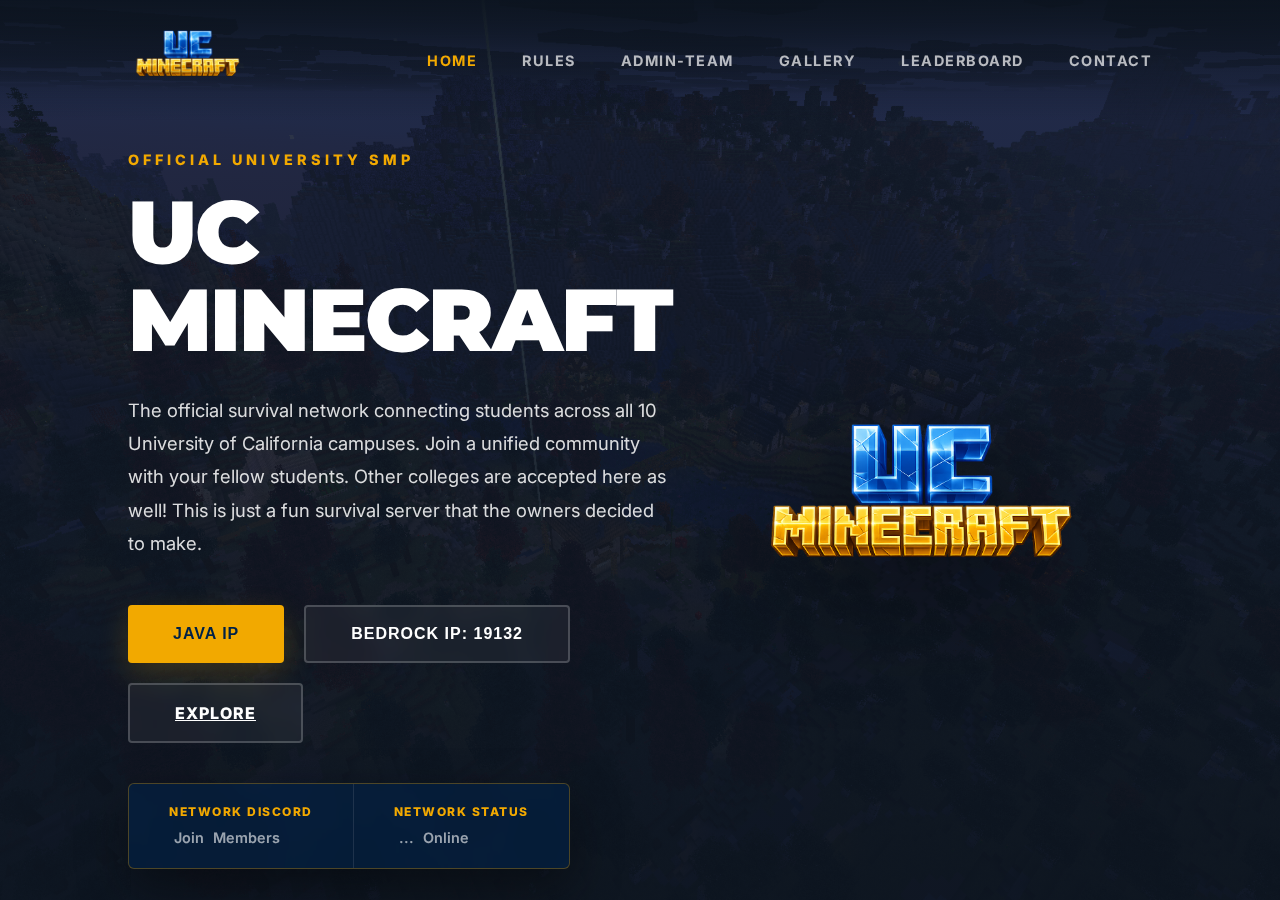
<file: index.html>
<!DOCTYPE html>
<html lang="en">
<head>
  <meta charset="UTF-8">
  <meta name="viewport" content="width=device-width, initial-scale=1.0">
  <title>UC Minecraft | Official Network</title>
  <meta name="description" content="Connecting students across all 10 UC campuses. Join our unified community! Java: UCMINECRAFT.ARTISEN.XYZ | Bedrock: direct-connect.artisen.xyz">
  <meta property="og:title" content="UC Minecraft | Official Network">
  <meta property="og:description" content="Connecting students across all 10 UC campuses. Join our unified community! Java: UCMINECRAFT.ARTISEN.XYZ | Bedrock: direct-connect.artisen.xyz">
  <meta property="og:image" content="https://raw.githubusercontent.com/uc-minecraft/uc-minecraft.github.io/main/ucmc.png">
  <meta property="og:url" content="https://uc-minecraft.github.io/">
  <meta name="theme-color" content="#F2A900">
  <meta name="twitter:card" content="summary_large_image">
  
  <link rel="icon" type="image/png" href="ucmc.png" sizes="32x32">
  <link rel="icon" type="image/png" href="ucmc.png" sizes="16x16">
  <link rel="shortcut icon" href="ucmc.png" type="image/x-icon">
  <link rel="apple-touch-icon" href="ucmc.png"> <!-- For mobile bookmarking -->
  
  <link rel="preconnect" href="https://fonts.googleapis.com">
  <link rel="preconnect" href="https://fonts.gstatic.com" crossorigin>
  <link href="https://fonts.googleapis.com/css2?family=Montserrat:wght@700;800;900&family=Inter:wght@400;600;700;800&display=swap" rel="stylesheet">
  <link rel="stylesheet" href="https://cdnjs.cloudflare.com/ajax/libs/font-awesome/6.4.0/css/all.min.css">
  
  <style>
    :root {
      --uc-gold: #F2A900;
      --uc-blue: #003262;
      --uc-dark-blue: #002147;
      --transition: all 0.3s cubic-bezier(0.4, 0, 0.2, 1);
    }

    * { margin: 0; padding: 0; box-sizing: border-box; -webkit-font-smoothing: antialiased; }
    
    html { 
      width: 100%; 
      margin: 0; 
      padding: 0; 
    }

    body { 
      min-height: 100vh;
      color: #fff;
      font-family: 'Inter', sans-serif;
      display: flex;
      flex-direction: column;
      background-color: #0c141f;
      margin: 0;
      overflow-x: hidden;
    }

    /* Optimized Performance Background */
    body::before {
      content: '';
      position: fixed;
      top: 0; left: 0; width: 100%; height: 100%;
      background: linear-gradient(rgba(12, 20, 31, 0.8), rgba(12, 20, 31, 0.95)), url('main-image.png') no-repeat center center;
      background-size: cover;
      z-index: -1;
      transform: translate3d(0,0,0);
      will-change: transform;
    }

    /* CUSTOM CSS LOGO - The UC Shield */
    .custom-logo {
      width: 120px;
      height: auto;
      object-fit: contain;
    }

    /* TOP NAVIGATION - Clean, No Dots */
    nav { 
      width: 100%; 
      height: 120px; 
      display: flex; 
      align-items: center; 
      justify-content: space-between; 
      padding: 0 10%; 
      z-index: 100;
      background: linear-gradient(to bottom, rgba(12, 20, 31, 0.9), transparent);
      transition: var(--transition);
    }
    .nav-brand { 
      display: flex; 
      align-items: center; 
      gap: 15px; 
      text-decoration: none;
      color: #fff;
      z-index: 1001;
    }
    
    .nav-links { display: flex; gap: 45px; list-style: none; }
    .nav-links li a { 
      color: #fff; 
      font-size: 0.9rem; 
      font-weight: 700; 
      opacity: 0.7; 
      text-transform: uppercase;
      letter-spacing: 1.5px;
      transition: var(--transition);
      text-decoration: none;
      padding: 0;
      border: none; /* Removed indicators */
    }
    .nav-links li a:hover, .nav-links li a.active { 
      opacity: 1; 
      color: var(--uc-gold);
    }

    .mobile-menu-toggle {
      display: none;
      font-size: 1.8rem;
      color: #fff;
      cursor: pointer;
      z-index: 1001;
      transition: var(--transition);
    }

    /* HERO SECTION */
    .hero { 
      flex: 1; 
      display: flex; 
      align-items: center; 
      padding: 0 10%; 
      position: relative;
    }
    .hero-container { 
      width: 100%; 
      max-width: 1400px; 
      margin: 0 auto;
      display: flex; 
      align-items: center; 
      justify-content: space-between;
    }
    
    .hero-left { max-width: 650px; }
    .hero-label { 
      font-size: 0.9rem; 
      font-weight: 800; 
      color: var(--uc-gold); 
      text-transform: uppercase; 
      letter-spacing: 4px; 
      margin-bottom: 20px;
      display: block;
    }
    .hero-headline { 
      font-family: 'Montserrat', sans-serif; 
      font-size: 5.5rem; 
      font-weight: 950; 
      color: #fff; 
      line-height: 1; 
      margin-bottom: 30px; 
      text-transform: uppercase;
      letter-spacing: -2px;
    }
    .hero-desc { 
      font-size: 1.15rem; 
      color: rgba(255,255,255,0.85); 
      line-height: 1.8; 
      margin-bottom: 45px;
    }
    
    .hero-btns { display: flex; gap: 20px; flex-wrap: wrap; }
    .btn { 
      padding: 18px 45px; 
      font-size: 1rem; 
      font-weight: 800; 
      border-radius: 4px; 
      cursor: pointer; 
      transition: var(--transition); 
      border: none;
      text-transform: uppercase;
      letter-spacing: 1px;
    }
    .btn-blue { 
      background: var(--uc-gold); 
      color: var(--uc-dark-blue); 
      box-shadow: 0 10px 30px rgba(242, 169, 0, 0.2);
    }
    .btn-outline { 
      background: rgba(255, 255, 255, 0.05); 
      color: #fff; 
      border: 2px solid rgba(255, 255, 255, 0.2); 
      backdrop-filter: blur(8px);
    }
    .btn-blue:hover { 
      transform: translateY(-5px); 
      background: #fff;
      box-shadow: 0 15px 40px rgba(255, 255, 255, 0.2);
    }
    .btn-outline:hover { 
      background: rgba(255, 255, 255, 0.1); 
      border-color: #fff;
      transform: translateY(-5px);
    }

    /* CUSTOM LARGE SHIELD LOGO */
    .hero-right { flex: 0 0 500px; display: flex; justify-content: center; }
    .large-logo {
      width: 350px;
      height: auto;
      animation: float 6s ease-in-out infinite;
      filter: drop-shadow(0 30px 60px rgba(0,0,0,0.5));
    }

    /* UNIFIED STAT BAR - Clean academic style */
    .stat-bar { 
      margin-top: 40px;
      display: inline-flex; 
      background: rgba(0, 33, 71, 0.6); 
      backdrop-filter: blur(8px);
      -webkit-backdrop-filter: blur(8px);
      border-radius: 6px;
      border: 1px solid rgba(242, 169, 0, 0.3);
      overflow: hidden;
      box-shadow: 0 20px 50px rgba(0,0,0,0.4);
      transform: translate3d(0,0,0);
    }
    .stat-segment {
      padding: 20px 40px;
      display: flex;
      flex-direction: column;
      gap: 5px;
      transition: var(--transition);
      text-decoration: none;
      color: #fff;
    }
    .stat-segment:first-child { border-right: 1px solid rgba(255,255,255,0.1); }
    .stat-segment:hover { background: rgba(255,255,255,0.05); }
    
    .segment-label { font-size: 0.75rem; font-weight: 800; color: var(--uc-gold); text-transform: uppercase; letter-spacing: 1.5px; }
    .segment-value { font-size: 1.2rem; font-weight: 900; }
    .segment-value span { opacity: 0.6; font-size: 0.9rem; font-weight: 600; margin-left: 5px; }

    @keyframes float { 0%, 100% { transform: translateY(0); } 50% { transform: translateY(-30px); } }

    #toast { 
      position: fixed; bottom: 40px; right: 40px; background: var(--uc-gold); 
      color: var(--uc-dark-blue); padding: 20px 45px; border-radius: 4px; font-weight: 900; 
      text-transform: uppercase; transform: translateY(200px); transition: var(--transition); 
      z-index: 10000; box-shadow: 0 15px 40px rgba(0,0,0,0.5);
    }
    #toast.active { transform: translateY(0); }

    @media (max-width: 1024px) { 
      .hero { height: auto; padding: 150px 5% 100px; }
      .hero-container { flex-direction: column; text-align: center; }
      .hero-btns { justify-content: center; }
      .hero-right { order: -1; margin-bottom: 60px; }
      .large-logo { width: 250px; height: auto; }
      .stat-bar { position: static; margin: 60px auto 0; flex-direction: column; width: 100%; max-width: 400px; }
      .stat-segment:first-child { border-right: none; border-bottom: 1px solid rgba(255,255,255,0.1); }
    }

    @media (max-width: 768px) {
      nav { height: 80px; padding: 0 5%; }
      .mobile-menu-toggle { display: block; }
      .nav-links {
        position: fixed;
        top: 0;
        right: -100%;
        width: 100%;
        height: 100vh;
        background: rgba(12, 20, 31, 0.98);
        backdrop-filter: blur(10px);
        flex-direction: column;
        align-items: center;
        justify-content: center;
        gap: 30px;
        transition: 0.4s cubic-bezier(0.4, 0, 0.2, 1);
        z-index: 999;
      }
      .nav-links.active { right: 0; }
      .nav-links li a { font-size: 1.2rem; }
      
      .hero-headline { font-size: 3.5rem; letter-spacing: -1px; }
      .hero-desc { font-size: 1rem; }
      .btn { padding: 15px 30px; width: 100%; }
    }
  </style>
</head>
<body>

  <nav>
    <a href="index.html" class="nav-brand">
      <img src="ucmc.png" alt="UC Logo" class="custom-logo">
    </a>
    <div class="mobile-menu-toggle">
      <i class="fas fa-bars"></i>
    </div>
    <ul class="nav-links">
      <li><a href="index.html" class="active">Home</a></li>
      <li><a href="rules.html">Rules</a></li>
      <li><a href="staff.html">Admin-Team</a></li>
      <li><a href="gallery.html">Gallery</a></li>
      <li><a href="leaderboard.html">Leaderboard</a></li>
      <li><a href="contact.html">Contact</a></li>
    </ul>
  </nav>

  <main class="hero">
    <div class="hero-container">
      <section class="hero-left">
        <span class="hero-label">Official University SMP</span>
        <h1 class="hero-headline">UC MINECRAFT</h1>
        <p class="hero-desc">The official survival network connecting students across all 10 University of California campuses. Join a unified community with your fellow students. Other colleges are accepted here as well! This is just a fun survival server that the owners decided to make.</p>
        
        <div class="hero-btns">
          <button class="btn btn-blue" onclick="copyIp('UCMINECRAFT.ARTISEN.XYZ', 'Java')">Java IP</button>
          <button class="btn btn-outline" onclick="copyIp('direct-connect.artisen.xyz', 'Bedrock', '19132')">Bedrock IP: 19132</button>
          <a href="rules.html" class="btn btn-outline">Explore</a>
        </div>

        <div class="stat-bar">
          <a href="https://discord.com/invite/peSB774D5j" target="_blank" class="stat-segment">
            <span class="segment-label">Network Discord</span>
            <span class="segment-value"><span id="discord-count">...</span> <span>Members</span></span>
          </a>
          <div class="stat-segment">
            <span class="segment-label">Network Status</span>
            <span class="segment-value"><span id="pc">...</span> <span>Online</span></span>
          </div>
        </div>
      </section>

      <section class="hero-right">
        <img src="ucmc.png" alt="UC Logo" class="large-logo">
      </section>
    </div>
  </main>

  <div id="toast">IP Copied!</div>

  <script>
    // Mobile Menu Toggle
    const toggle = document.querySelector('.mobile-menu-toggle');
    const navLinks = document.querySelector('.nav-links');
    
    toggle.addEventListener('click', () => {
      navLinks.classList.toggle('active');
      const icon = toggle.querySelector('i');
      icon.classList.toggle('fa-bars');
      icon.classList.toggle('fa-times');
    });

    // Close menu when clicking a link
    document.querySelectorAll('.nav-links a').forEach(link => {
      link.addEventListener('click', () => {
        navLinks.classList.remove('active');
        const icon = toggle.querySelector('i');
        icon.classList.add('fa-bars');
        icon.classList.remove('fa-times');
      });
    });

    function copyIp(text, type, port) {
      const fullText = port ? `${text}:${port}` : text;
      navigator.clipboard.writeText(fullText);
      const toast = document.getElementById('toast');
      toast.textContent = `${type} ${port ? 'IP & Port' : 'IP'} Copied!`;
      toast.classList.add('active');
      setTimeout(() => toast.classList.remove('active'), 3000);
    }
    
    async function updateStatus() {
      // Minecraft Status
      try {
        const response = await fetch(`https://api.mcsrvstat.us/3/UCMINECRAFT.ARTISEN.XYZ`);
        const data = await response.json();
        if(data.online) document.getElementById('pc').textContent = data.players.online;
      } catch (err) {}

      // Discord Status (Total Members)
      try {
        const response = await fetch(`https://discord.com/api/v10/invites/peSB774D5j?with_counts=true`);
        const data = await response.json();
        if(data.approximate_member_count !== undefined) {
          document.getElementById('discord-count').textContent = data.approximate_member_count.toLocaleString();
        }
      } catch (err) {
        document.getElementById('discord-count').textContent = 'Join';
      }
    }
    
    updateStatus();
    setInterval(updateStatus, 60000);
  </script>
</body>
</html>
</file>
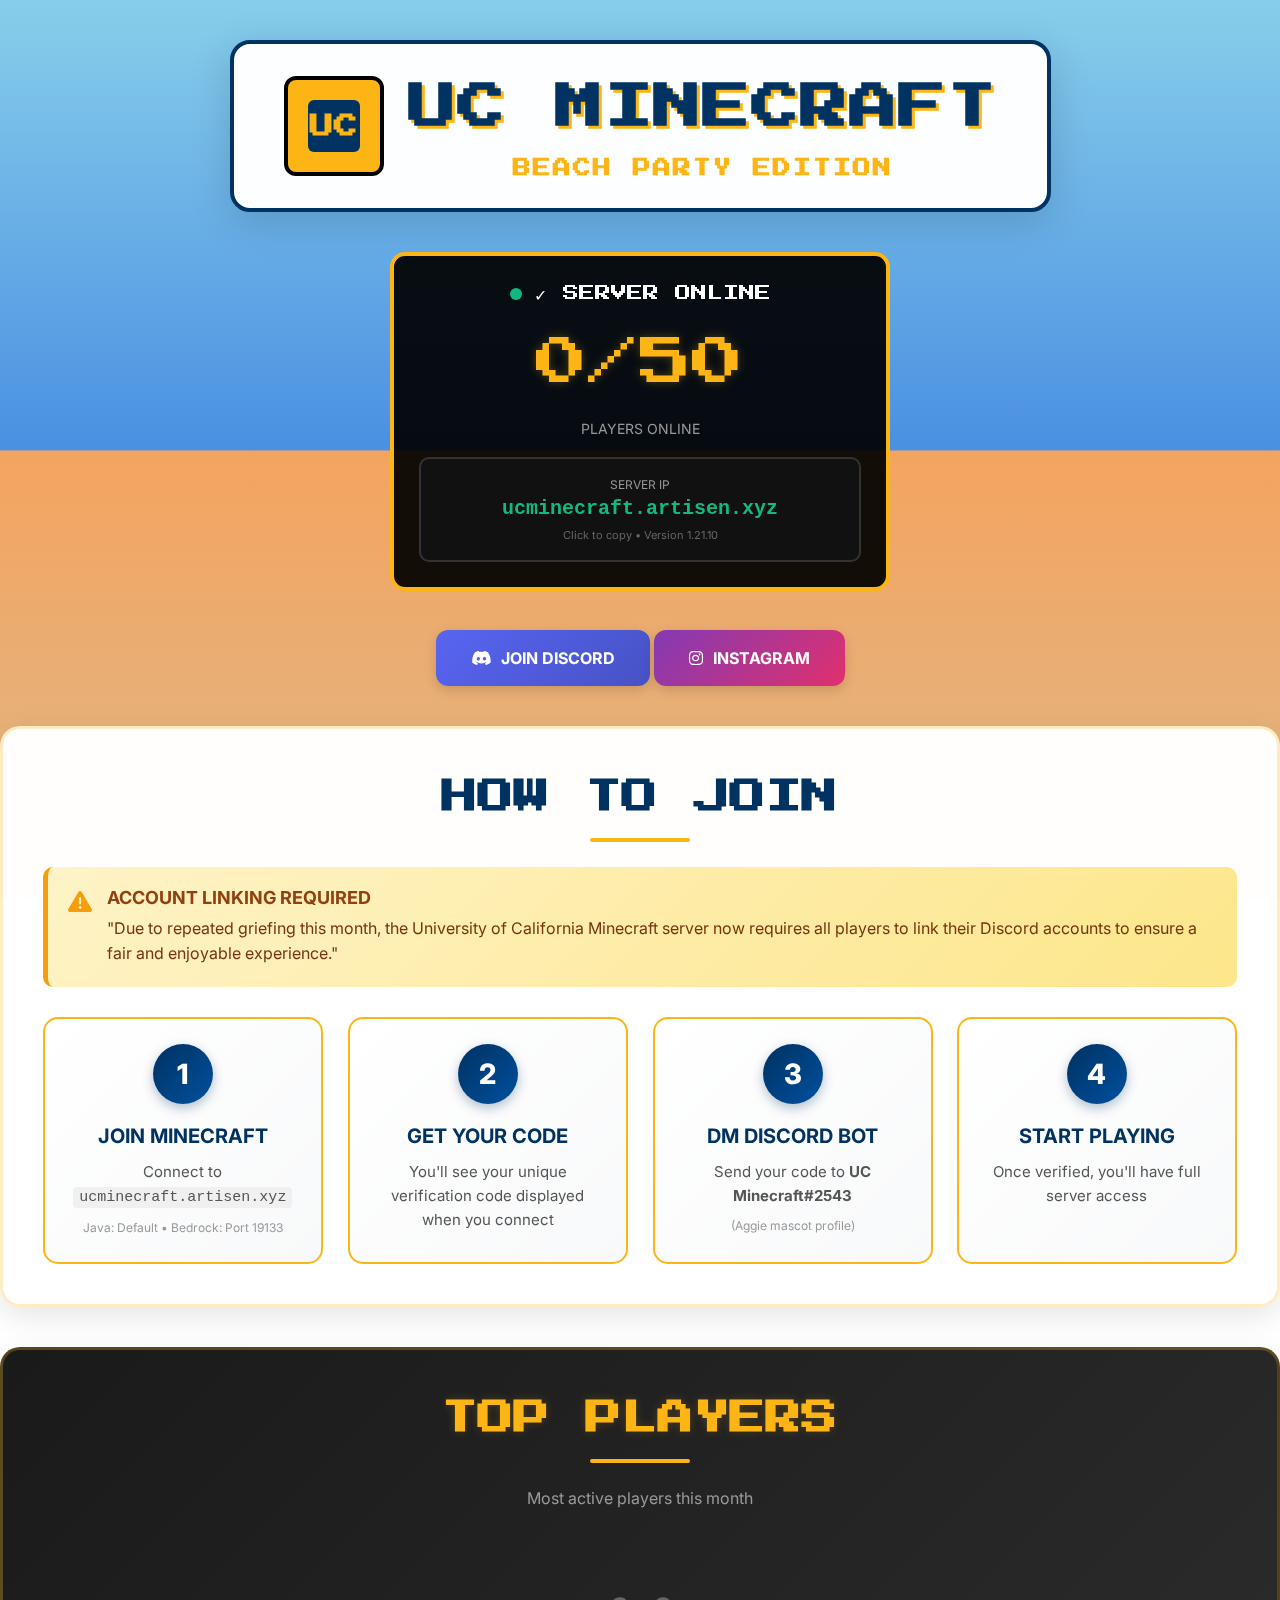
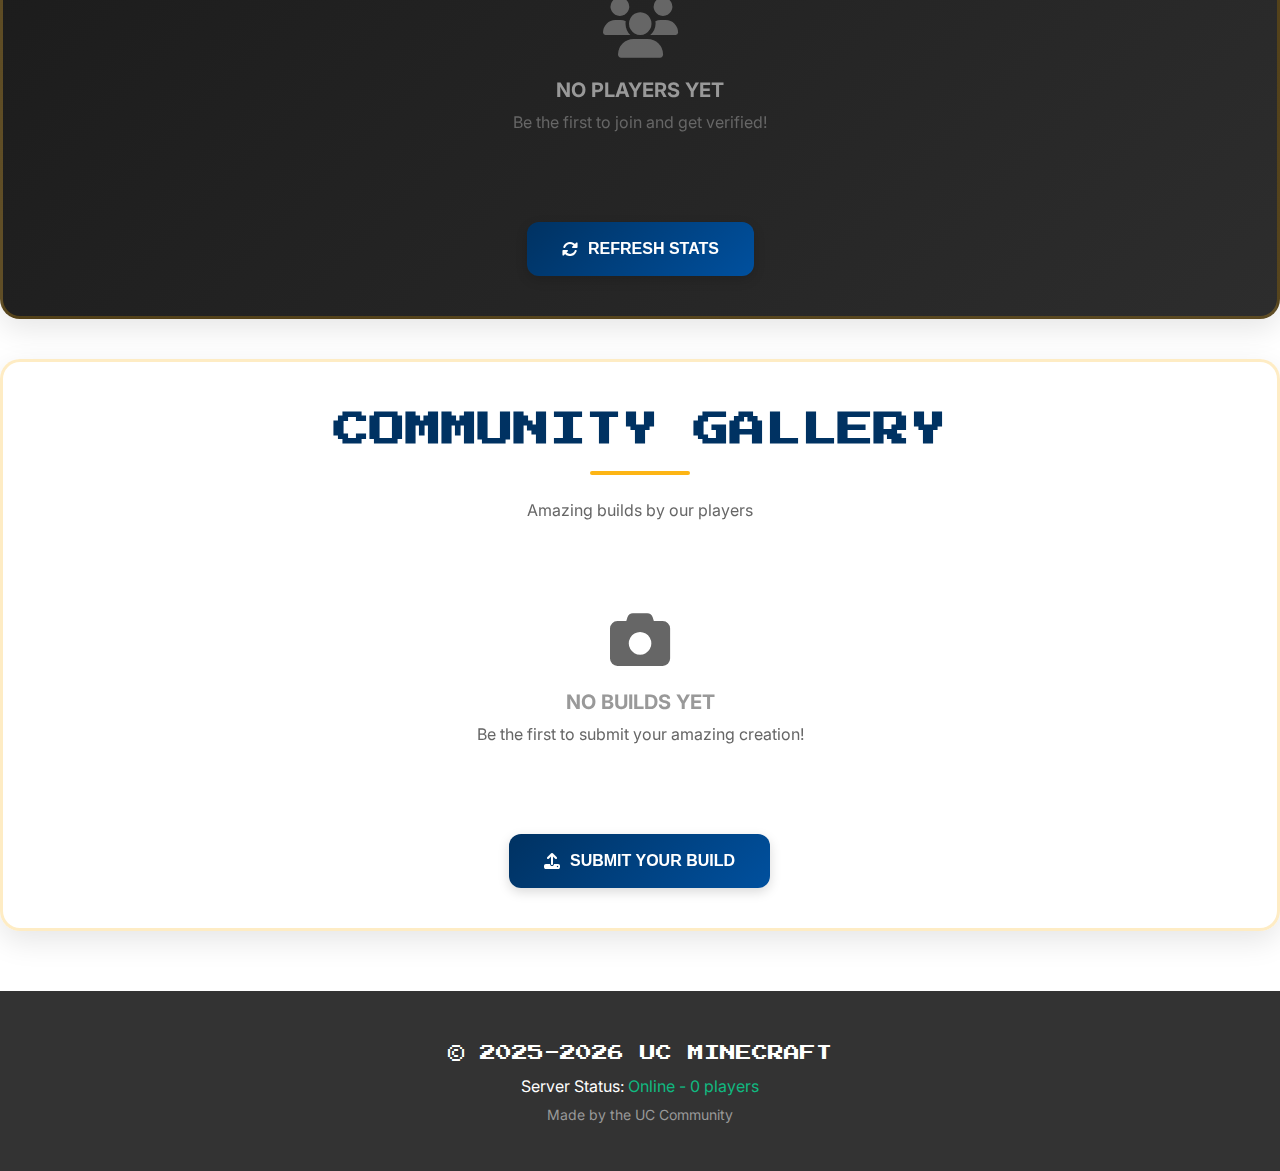
<file: web/index.html>
<!DOCTYPE html>
<html lang="en">
<head>
  <meta charset="UTF-8">
  <meta name="viewport" content="width=device-width, initial-scale=1.0">
  <title>UC Minecraft | Official Server</title>
  <link href="https://fonts.googleapis.com/css2?family=Press+Start+2P&family=Inter:wght@400;600;700;800&display=swap" rel="stylesheet">
  <link rel="stylesheet" href="https://cdnjs.cloudflare.com/ajax/libs/font-awesome/6.4.0/css/all.min.css">
  
  <style>
    /* Previous CSS styles remain exactly the same */
    * {
      margin: 0;
      padding: 0;
      box-sizing: border-box;
    }

    :root {
      --uc-blue: #003262;
      --uc-gold: #FDB515;
      --deep-ocean: #005a7d;
      --sand-light: #f4e4bc;
      --sand-dark: #d2b48c;
      --minecraft-green: #55aa55;
      --minecraft-dark: #2d2d2d;
    }

    body {
      font-family: 'Inter', sans-serif;
      background: linear-gradient(180deg, #87CEEB 0%, #4A90E2 50%, #F4A460 50.1%, #DEB887 100%);
      background-attachment: fixed;
      min-height: 100vh;
      color: #333;
      overflow-x: hidden;
    }

    .font-pixel {
      font-family: 'Press Start 2P', cursive;
      line-height: 1.6;
    }

    /* Container */
    .container {
      max-width: 1400px;
      margin: 0 auto;
      padding: 0 20px;
    }

    /* Header */
    .header {
      text-align: center;
      padding: 40px 20px;
      position: relative;
    }

    .logo-container {
      display: inline-flex;
      align-items: center;
      gap: 25px;
      background: rgba(255,255,255,0.98);
      padding: 25px 50px;
      border-radius: 20px;
      box-shadow: 0 10px 40px rgba(0,0,0,0.15);
      margin-bottom: 40px;
      border: 4px solid var(--uc-blue);
      transform: translateZ(0);
      will-change: transform;
      backface-visibility: hidden;
    }

    .logo {
      width: 100px;
      height: 100px;
      background: var(--uc-gold);
      border: 4px solid #000;
      border-radius: 12px;
      position: relative;
      overflow: hidden;
    }

    .logo-inner {
      position: absolute;
      top: 20px;
      left: 20px;
      right: 20px;
      bottom: 20px;
      background: var(--uc-blue);
      border-radius: 6px;
      display: flex;
      align-items: center;
      justify-content: center;
    }

    .logo-inner:before {
      content: "UC";
      font-family: 'Press Start 2P', cursive;
      font-size: 24px;
      color: var(--uc-gold);
      font-weight: bold;
    }

    .title-group h1 {
      font-size: 48px;
      color: var(--uc-blue);
      margin-bottom: 8px;
      text-shadow: 3px 3px 0px var(--uc-gold);
      letter-spacing: 1px;
    }

    .title-group p {
      font-size: 18px;
      color: var(--uc-gold);
      font-weight: 800;
      text-transform: uppercase;
      letter-spacing: 2px;
    }

    /* Server Status Card - Optimized */
    .status-card {
      background: rgba(0,0,0,0.92);
      border: 4px solid var(--uc-gold);
      border-radius: 15px;
      padding: 25px;
      max-width: 500px;
      margin: 0 auto 40px;
      color: white;
      transform: translateZ(0);
      will-change: transform, opacity;
      backface-visibility: hidden;
    }

    .status-header {
      display: flex;
      align-items: center;
      justify-content: center;
      gap: 12px;
      margin-bottom: 15px;
    }

    .status-dot {
      width: 12px;
      height: 12px;
      border-radius: 50%;
      background: #10B981;
      animation: pulse 1.5s infinite;
    }

    .status-dot.offline {
      background: #EF4444;
      animation: none;
    }

    .status-dot.loading {
      background: #F59E0B;
      animation: pulse 1.5s infinite;
    }

    @keyframes pulse {
      0%, 100% { 
        opacity: 1; 
        transform: scale(1); 
      }
      50% { 
        opacity: 0.7; 
        transform: scale(0.95); 
      }
    }

    .player-count {
      font-size: 52px;
      text-align: center;
      color: var(--uc-gold);
      margin: 15px 0;
      font-family: 'Press Start 2P', cursive;
      text-shadow: 0 0 10px rgba(253, 181, 21, 0.3);
    }

    .server-ip {
      background: #111;
      padding: 18px;
      border-radius: 10px;
      text-align: center;
      margin-top: 20px;
      border: 2px solid #333;
      cursor: pointer;
      transition: all 0.2s ease;
      transform: translateZ(0);
      will-change: transform;
    }

    .server-ip:hover {
      background: #1a1a1a;
      transform: scale(1.02);
    }

    .server-ip code {
      color: #10B981;
      font-size: 20px;
      font-weight: 700;
      font-family: 'Courier New', monospace;
    }

    /* Action Buttons - Optimized */
    .action-buttons {
      display: flex;
      flex-wrap: wrap;
      gap: 15px;
      justify-content: center;
      margin: 30px 0;
      transform: translateZ(0);
    }

    .btn {
      padding: 18px 35px;
      border: none;
      border-radius: 12px;
      font-weight: 700;
      font-size: 16px;
      cursor: pointer;
      transition: all 0.2s cubic-bezier(0.4, 0, 0.2, 1);
      text-decoration: none;
      display: inline-flex;
      align-items: center;
      gap: 10px;
      box-shadow: 0 4px 12px rgba(0,0,0,0.15);
      transform: translateZ(0);
      will-change: transform;
      backface-visibility: hidden;
    }

    .btn:hover {
      transform: translateY(-3px) scale(1.02);
      box-shadow: 0 8px 20px rgba(0,0,0,0.25);
    }

    .btn:active {
      transform: translateY(0) scale(0.98);
    }

    .btn-primary {
      background: linear-gradient(135deg, var(--uc-blue), #00509E);
      color: white;
    }

    .btn-discord {
      background: linear-gradient(135deg, #5865F2, #4752c4);
      color: white;
    }

    .btn-instagram {
      background: linear-gradient(135deg, #833AB4, #E1306C);
      color: white;
    }

    .btn-success {
      background: linear-gradient(135deg, #10B981, #059669);
      color: white;
    }

    /* Cards - Optimized */
    .card {
      background: rgba(255,255,255,0.98);
      border-radius: 20px;
      padding: 40px;
      margin-bottom: 40px;
      box-shadow: 0 10px 30px rgba(0,0,0,0.1);
      border: 3px solid rgba(253, 181, 21, 0.25);
      transform: translateZ(0);
      will-change: transform;
      backface-visibility: hidden;
    }

    .card-dark {
      background: linear-gradient(135deg, #1a1a1a, #2d2d2d);
      color: white;
    }

    .card h2 {
      font-size: 36px;
      color: var(--uc-blue);
      margin-bottom: 25px;
      text-align: center;
      position: relative;
      padding-bottom: 15px;
    }

    .card-dark h2 {
      color: var(--uc-gold);
      text-shadow: 0 0 10px rgba(253, 181, 21, 0.2);
    }

    .card h2:after {
      content: '';
      position: absolute;
      bottom: 0;
      left: 50%;
      transform: translateX(-50%);
      width: 100px;
      height: 4px;
      background: var(--uc-gold);
      border-radius: 2px;
    }

    /* How to Join Steps - Optimized */
    .steps {
      display: grid;
      grid-template-columns: repeat(auto-fit, minmax(250px, 1fr));
      gap: 25px;
      margin-top: 30px;
    }

    .step {
      text-align: center;
      padding: 25px;
      background: linear-gradient(135deg, #ffffff, #f8f9fa);
      border-radius: 15px;
      border: 2px solid var(--uc-gold);
      transition: all 0.25s cubic-bezier(0.4, 0, 0.2, 1);
      transform: translateZ(0);
      will-change: transform;
    }

    .step:hover {
      transform: translateY(-8px) scale(1.02);
      box-shadow: 0 15px 30px rgba(0,0,0,0.15);
    }

    .step-number {
      width: 60px;
      height: 60px;
      background: linear-gradient(135deg, var(--uc-blue), #00509E);
      color: white;
      border-radius: 50%;
      display: flex;
      align-items: center;
      justify-content: center;
      font-size: 28px;
      font-weight: 800;
      margin: 0 auto 20px;
      box-shadow: 0 4px 12px rgba(0, 50, 98, 0.3);
    }

    .step h3 {
      font-size: 20px;
      color: var(--uc-blue);
      margin-bottom: 12px;
      font-weight: 700;
    }

    .step p {
      color: #555;
      line-height: 1.6;
      font-size: 15px;
    }

    /* Alert */
    .alert {
      background: linear-gradient(135deg, #FEF3C7, #FDE68A);
      border-left: 5px solid #F59E0B;
      padding: 20px;
      border-radius: 10px;
      margin-bottom: 30px;
      display: flex;
      align-items: start;
      gap: 15px;
      transform: translateZ(0);
    }

    .alert i {
      color: #F59E0B;
      font-size: 24px;
      margin-top: 2px;
    }

    .alert-content h3 {
      font-size: 18px;
      color: #92400E;
      margin-bottom: 8px;
    }

    .alert-content p {
      color: #78350F;
      line-height: 1.6;
    }

    /* Leaderboard - Optimized */
    .leaderboard-item {
      display: flex;
      align-items: center;
      padding: 20px;
      margin-bottom: 15px;
      background: linear-gradient(135deg, rgba(255,255,255,0.08), rgba(255,255,255,0.04));
      border-radius: 12px;
      border-left: 5px solid var(--uc-gold);
      transition: all 0.25s cubic-bezier(0.4, 0, 0.2, 1);
      transform: translateZ(0);
      will-change: transform;
    }

    .leaderboard-item:hover {
      background: linear-gradient(135deg, rgba(255,255,255,0.12), rgba(255,255,255,0.08));
      transform: translateX(8px);
    }

    .rank {
      width: 50px;
      height: 50px;
      background: var(--uc-blue);
      color: white;
      border-radius: 50%;
      display: flex;
      align-items: center;
      justify-content: center;
      font-weight: 800;
      font-size: 20px;
      margin-right: 20px;
      flex-shrink: 0;
      box-shadow: 0 4px 8px rgba(0,0,0,0.2);
    }

    .rank-1 {
      background: linear-gradient(135deg, #FFD700, #FFA500);
      color: #003262;
      font-size: 24px;
      width: 60px;
      height: 60px;
    }

    .rank-2 {
      background: linear-gradient(135deg, #C0C0C0, #A9A9A9);
      color: #003262;
    }

    .rank-3 {
      background: linear-gradient(135deg, #CD7F32, #8B4513);
      color: white;
    }

    .player-avatar {
      width: 60px;
      height: 60px;
      border-radius: 8px;
      border: 3px solid var(--uc-gold);
      margin-right: 20px;
      image-rendering: pixelated;
      flex-shrink: 0;
      box-shadow: 0 4px 8px rgba(0,0,0,0.3);
    }

    .player-info {
      flex: 1;
    }

    .player-name {
      font-size: 20px;
      font-weight: 700;
      margin-bottom: 5px;
    }

    .player-hours {
      background: linear-gradient(135deg, var(--uc-blue), #00509E);
      color: white;
      padding: 8px 20px;
      border-radius: 20px;
      font-weight: 700;
      font-size: 18px;
      flex-shrink: 0;
      box-shadow: 0 4px 8px rgba(0,0,0,0.2);
    }

    /* Gallery - Optimized */
    .gallery {
      display: grid;
      grid-template-columns: repeat(auto-fill, minmax(300px, 1fr));
      gap: 25px;
      margin-top: 30px;
    }

    .gallery-item {
      background: white;
      border-radius: 12px;
      overflow: hidden;
      box-shadow: 0 5px 15px rgba(0,0,0,0.08);
      transition: all 0.25s cubic-bezier(0.4, 0, 0.2, 1);
      transform: translateZ(0);
      will-change: transform;
    }

    .gallery-item:hover {
      transform: translateY(-10px) scale(1.02);
      box-shadow: 0 15px 30px rgba(0,0,0,0.2);
    }

    .gallery-img {
      width: 100%;
      height: 200px;
      object-fit: cover;
      border-bottom: 4px solid var(--uc-gold);
    }

    .gallery-info {
      padding: 20px;
    }

    .gallery-title {
      font-size: 18px;
      font-weight: 700;
      color: var(--uc-blue);
      margin-bottom: 8px;
    }

    .gallery-meta {
      display: flex;
      justify-content: space-between;
      align-items: center;
      color: #666;
      font-size: 14px;
    }

    /* Modal */
    .modal {
      position: fixed;
      top: 0;
      left: 0;
      right: 0;
      bottom: 0;
      background: rgba(0,0,0,0.85);
      display: flex;
      align-items: center;
      justify-content: center;
      z-index: 1000;
      padding: 20px;
      backdrop-filter: blur(5px);
    }

    .modal.hidden {
      display: none;
    }

    .modal-content {
      background: white;
      padding: 40px;
      border-radius: 20px;
      max-width: 600px;
      width: 100%;
      max-height: 90vh;
      overflow-y: auto;
      border: 4px solid var(--uc-gold);
      transform: translateZ(0);
      animation: modalSlideIn 0.3s cubic-bezier(0.4, 0, 0.2, 1);
    }

    @keyframes modalSlideIn {
      from {
        opacity: 0;
        transform: translateY(20px) scale(0.95);
      }
      to {
        opacity: 1;
        transform: translateY(0) scale(1);
      }
    }

    .modal h3 {
      font-size: 28px;
      color: var(--uc-blue);
      margin-bottom: 20px;
    }

    .modal-steps {
      margin: 25px 0;
    }

    .modal-step {
      display: flex;
      gap: 15px;
      margin-bottom: 20px;
      align-items: start;
    }

    .modal-step-number {
      width: 40px;
      height: 40px;
      background: var(--uc-blue);
      color: white;
      border-radius: 50%;
      display: flex;
      align-items: center;
      justify-content: center;
      font-weight: 700;
      flex-shrink: 0;
      box-shadow: 0 4px 8px rgba(0,0,0,0.2);
    }

    .modal-step-content h4 {
      font-size: 16px;
      color: var(--uc-blue);
      margin-bottom: 5px;
    }

    .modal-step-content p {
      color: #666;
      line-height: 1.6;
    }

    /* Loading */
    .spinner {
      border: 4px solid rgba(255, 255, 255, 0.3);
      border-radius: 50%;
      border-top: 4px solid var(--uc-gold);
      width: 40px;
      height: 40px;
      animation: spin 0.8s linear infinite;
      margin: 0 auto;
    }

    @keyframes spin {
      0% { transform: rotate(0deg); }
      100% { transform: rotate(360deg); }
    }

    /* Footer */
    footer {
      text-align: center;
      padding: 40px 20px;
      background: rgba(0,0,0,0.8);
      color: white;
      margin-top: 60px;
    }

    footer p {
      margin: 10px 0;
      font-size: 16px;
    }

    /* Responsive */
    @media (max-width: 768px) {
      .title-group h1 {
        font-size: 32px;
      }
      
      .logo-container {
        flex-direction: column;
        padding: 25px;
        gap: 20px;
      }
      
      .logo {
        width: 80px;
        height: 80px;
      }
      
      .card {
        padding: 25px;
      }
      
      .card h2 {
        font-size: 28px;
      }
      
      .steps {
        grid-template-columns: 1fr;
      }
      
      .action-buttons {
        flex-direction: column;
      }
      
      .btn {
        width: 100%;
        justify-content: center;
      }
    }

    /* Toast */
    .toast {
      position: fixed;
      bottom: 30px;
      right: 30px;
      background: rgba(0,0,0,0.9);
      color: white;
      padding: 18px 28px;
      border-radius: 10px;
      box-shadow: 0 5px 25px rgba(0,0,0,0.3);
      z-index: 2000;
      animation: slideIn 0.3s cubic-bezier(0.4, 0, 0.2, 1);
      backdrop-filter: blur(5px);
      border: 1px solid rgba(255,255,255,0.1);
      max-width: 350px;
      word-break: break-word;
    }

    @keyframes slideIn {
      from {
        transform: translateX(400px);
        opacity: 0;
      }
      to {
        transform: translateX(0);
        opacity: 1;
      }
    }

    /* Scrollbar */
    ::-webkit-scrollbar {
      width: 10px;
    }

    ::-webkit-scrollbar-track {
      background: rgba(0,0,0,0.1);
    }

    ::-webkit-scrollbar-thumb {
      background: var(--uc-gold);
      border-radius: 5px;
    }

    ::-webkit-scrollbar-thumb:hover {
      background: #e6a000;
    }
  </style>
</head>

<body>

<!-- Verification Modal -->
<div id="verificationModal" class="modal hidden">
  <div class="modal-content">
    <h3 class="font-pixel">HOW TO GET VERIFIED</h3>
    
    <div class="alert">
      <i class="fas fa-info-circle"></i>
      <div class="alert-content">
        <p><strong>Important:</strong> You must join the Minecraft server first to receive your verification code!</p>
      </div>
    </div>
    
    <div class="modal-steps">
      <div class="modal-step">
        <div class="modal-step-number">1</div>
        <div class="modal-step-content">
          <h4>Join the Minecraft Server</h4>
          <p>Connect to: <code style="background:#f0f0f0;padding:4px 8px;border-radius:4px;font-weight:700;">ucminecraft.artisen.xyz</code></p>
          <p style="font-size:13px;color:#999;margin-top:4px;">Java: Default port | Bedrock: Port 19133</p>
        </div>
      </div>
      
      <div class="modal-step">
        <div class="modal-step-number">2</div>
        <div class="modal-step-content">
          <h4>Get Your Code In-Game</h4>
          <p>When you connect, you'll see your unique verification code displayed in-game</p>
        </div>
      </div>
      
      <div class="modal-step">
        <div class="modal-step-number">3</div>
        <div class="modal-step-content">
          <h4>Send Code to Discord Bot</h4>
          <p>DM your code to <strong>UC Minecraft#2543</strong> on Discord</p>
          <p style="font-size:13px;color:#999;margin-top:4px;">(Bot has UC Davis Aggie Mascot profile)</p>
        </div>
      </div>
      
      <div class="modal-step">
        <div class="modal-step-number">4</div>
        <div class="modal-step-content">
          <h4>Start Playing!</h4>
          <p>Once verified, you'll have full access to the server</p>
        </div>
      </div>
    </div>
    
    <div style="background:#f8f9fa;padding:15px;border-radius:8px;margin-top:20px;">
      <p style="color:#666;font-size:14px;">
        <strong>Need help?</strong> Contact <code style="background:#000;color:#10B981;padding:2px 6px;border-radius:4px;">@lilhoodrathorsey</code> or <code style="background:#000;color:#10B981;padding:2px 6px;border-radius:4px;">@Maskedd</code> on Discord.
      </p>
    </div>
    
    <button onclick="closeVerificationModal()" class="btn btn-primary" style="width:100%;margin-top:20px;justify-content:center;">
      UNDERSTOOD
    </button>
  </div>
</div>

<!-- Main Content -->
<div class="container">
  
  <!-- Header -->
  <header class="header">
    <div class="logo-container">
      <div class="logo">
        <div class="logo-inner"></div>
      </div>
      <div class="title-group font-pixel">
        <h1>UC MINECRAFT</h1>
        <p>BEACH PARTY EDITION</p>
      </div>
    </div>
    
    <!-- Server Status -->
    <div class="status-card">
      <div class="status-header font-pixel">
        <span class="status-dot loading" id="statusDot"></span>
        <span id="statusText">CHECKING SERVER...</span>
      </div>
      
      <div class="player-count font-pixel">
        <span id="playerCount">
          <div class="spinner"></div>
        </span>
      </div>
      <p style="text-align:center;color:#999;font-size:14px;">PLAYERS ONLINE</p>
      
      <div class="server-ip" onclick="copyServerIP()" title="Click to copy">
        <p style="color:#999;font-size:12px;margin-bottom:5px;">SERVER IP</p>
        <code>ucminecraft.artisen.xyz</code>
        <p style="color:#666;font-size:11px;margin-top:8px;">Click to copy • Version 1.21.10</p>
      </div>
    </div>
    
    <!-- Action Buttons -->
      <a href="https://discord.gg/peSB774D5j" class="btn btn-discord" target="_blank">
        <i class="fab fa-discord"></i> JOIN DISCORD
      </a>
      <a href="https://www.instagram.com/ucminecraft/" class="btn btn-instagram" target="_blank">
        <i class="fab fa-instagram"></i> INSTAGRAM
      </a>
    </div>
  </header>

  <!-- How to Join -->
  <section class="card">
    <h2 class="font-pixel">HOW TO JOIN</h2>
    
    <div class="alert">
      <i class="fas fa-exclamation-triangle"></i>
      <div class="alert-content">
        <h3>ACCOUNT LINKING REQUIRED</h3>
        <p>"Due to repeated griefing this month, the University of California Minecraft server now requires all players to link their Discord accounts to ensure a fair and enjoyable experience."</p>
      </div>
    </div>
    
    <div class="steps">
      <div class="step">
        <div class="step-number">1</div>
        <h3>JOIN MINECRAFT</h3>
        <p>Connect to <code style="background:#f0f0f0;padding:2px 6px;border-radius:4px;">ucminecraft.artisen.xyz</code></p>
        <p style="font-size:12px;color:#999;margin-top:8px;">Java: Default • Bedrock: Port 19133</p>
      </div>
      
      <div class="step">
        <div class="step-number">2</div>
        <h3>GET YOUR CODE</h3>
        <p>You'll see your unique verification code displayed when you connect</p>
      </div>
      
      <div class="step">
        <div class="step-number">3</div>
        <h3>DM DISCORD BOT</h3>
        <p>Send your code to <strong>UC Minecraft#2543</strong></p>
        <p style="font-size:12px;color:#999;margin-top:8px;">(Aggie mascot profile)</p>
      </div>
      
      <div class="step">
        <div class="step-number">4</div>
        <h3>START PLAYING</h3>
        <p>Once verified, you'll have full server access</p>
      </div>
    </div>
  </section>

  <!-- Leaderboard -->
  <section class="card card-dark">
    <h2 class="font-pixel">TOP PLAYERS</h2>
    <p style="text-align:center;color:#999;margin-bottom:30px;">Most active players this month</p>
    
    <div id="leaderboardContainer">
      <div style="text-align:center;padding:40px;">
        <div class="spinner"></div>
        <p style="color:#999;margin-top:20px;">Loading player stats...</p>
      </div>
    </div>
    
    <div style="text-align:center;margin-top:30px;">
      <button onclick="updateLeaderboard()" class="btn btn-primary">
        <i class="fas fa-sync-alt"></i> REFRESH STATS
      </button>
    </div>
  </section>

  <!-- Gallery -->
  <section class="card">
    <h2 class="font-pixel">COMMUNITY GALLERY</h2>
    <p style="text-align:center;color:#666;margin-bottom:30px;">Amazing builds by our players</p>
    
    <div class="gallery" id="galleryContainer">
      <!-- Gallery items loaded dynamically -->
    </div>
    
    <div style="text-align:center;margin-top:30px;">
      <button onclick="showSubmissionInfo()" class="btn btn-primary">
        <i class="fas fa-upload"></i> SUBMIT YOUR BUILD
      </button>
    </div>
  </section>

</div>

<!-- Footer -->
<footer>
  <p class="font-pixel">© 2025-2026 UC MINECRAFT</p>
  <p>Server Status: <span id="footerStatus">Checking...</span></p>
  <p style="font-size:14px;color:#999;margin-top:10px;">Made by the UC Community</p>
</footer>

<script>
// ============================================
// IMPROVED SERVER STATUS CHECKING
// ============================================

let serverStatus = {
  online: false,
  players: 0,
  maxPlayers: 50,
  version: "1.21.10"
};

const SERVER_IP = 'ucminecraft.artisen.xyz';
const JAVA_PORT = 25565;
const BEDROCK_PORT = 19133;

// Cache to prevent unnecessary API calls
let lastStatusCheck = 0;
const STATUS_CACHE_TIME = 15000; // 15 seconds cache

// Track if we're currently checking to avoid multiple simultaneous checks
let isChecking = false;

// Simple fallback - try direct connection test first
async function testDirectConnection() {
  try {
    // Create a simple WebSocket test for the server (won't actually connect, just tests)
    // This is a faster method than API calls
    const testUrl = `https://api.minetools.eu/ping/${SERVER_IP}/${JAVA_PORT}`;
    
    const controller = new AbortController();
    const timeoutId = setTimeout(() => controller.abort(), 3000);
    
    const response = await fetch(testUrl, {
      signal: controller.signal,
      mode: 'cors',
      cache: 'no-cache'
    });
    
    clearTimeout(timeoutId);
    
    if (response.ok) {
      const data = await response.json();
      if (data && !data.error) {
        return {
          online: true,
          players: data.players?.online || 0,
          maxPlayers: data.players?.max || 50,
          version: data.version?.name?.split(' ')[0] || "1.21.10"
        };
      }
    }
  } catch (error) {
    console.log('Direct connection test failed, trying fallback methods...');
  }
  
  return null;
}

// Try multiple methods to check server status
async function checkServerStatusImproved() {
  // Don't check if we're already checking or if cache is valid
  if (isChecking || (Date.now() - lastStatusCheck < STATUS_CACHE_TIME && lastStatusCheck !== 0)) {
    return serverStatus;
  }
  
  isChecking = true;
  lastStatusCheck = Date.now();
  
  // Set loading state immediately
  updateUIWithLoading();
  
  try {
    // Method 1: Direct connection test (fastest)
    const directResult = await testDirectConnection();
    if (directResult) {
      serverStatus = directResult;
      isChecking = false;
      return serverStatus;
    }
    
    // Method 2: Try multiple API endpoints
    const endpoints = [
      `https://api.mcsrvstat.us/2/${SERVER_IP}`,
      `https://api.mcstatus.io/v2/status/java/${SERVER_IP}`,
      `https://api.minetools.eu/query/${SERVER_IP}/${JAVA_PORT}`,
      // Also try Bedrock port
      `https://api.minetools.eu/ping/${SERVER_IP}/${BEDROCK_PORT}`
    ];
    
    // Try endpoints in parallel for fastest response
    const promises = endpoints.map(endpoint => 
      fetch(endpoint, {
        mode: 'cors',
        cache: 'no-cache',
        headers: { 'Accept': 'application/json' }
      }).then(res => res.ok ? res.json() : null).catch(() => null)
    );
    
    // Wait for first successful response
    for (const promise of promises) {
      try {
        const data = await Promise.race([
          promise,
          new Promise(resolve => setTimeout(() => resolve(null), 2000))
        ]);
        
        if (data) {
          // Parse different API responses
          if (data.online !== undefined) {
            serverStatus = {
              online: data.online,
              players: data.players?.online || data.players?.now || 0,
              maxPlayers: data.players?.max || 50,
              version: data.version || data.version?.name_clean || "1.21.10"
            };
            break;
          } else if (data.players) {
            serverStatus = {
              online: true,
              players: data.players.online || 0,
              maxPlayers: data.players.max || 50,
              version: data.version?.name?.split(' ')[0] || "1.21.10"
            };
            break;
          }
        }
      } catch (e) {
        continue;
      }
    }
    
    // If all endpoints failed, assume server might be online but API unreachable
    if (!serverStatus.online) {
      // Set a default online state for now
      serverStatus = {
        online: true,
        players: 0,
        maxPlayers: 50,
        version: "1.21.10"
      };
    }
    
  } catch (error) {
    console.error('Server status check failed:', error);
    // Keep last known status or set to online by default
    serverStatus.online = true;
  } finally {
    isChecking = false;
  }
  
  return serverStatus;
}

// Update UI with loading state
function updateUIWithLoading() {
  const statusDot = document.getElementById('statusDot');
  const statusText = document.getElementById('statusText');
  const playerCount = document.getElementById('playerCount');
  
  if (statusDot) statusDot.className = 'status-dot loading';
  if (statusText) statusText.textContent = 'CHECKING SERVER...';
  if (playerCount) playerCount.innerHTML = '<div class="spinner"></div>';
}

// Update UI with server status
function updateUIWithStatus() {
  const statusDot = document.getElementById('statusDot');
  const statusText = document.getElementById('statusText');
  const playerCount = document.getElementById('playerCount');
  const footerStatus = document.getElementById('footerStatus');
  
  if (serverStatus.online) {
    if (statusDot) statusDot.className = 'status-dot';
    if (statusText) statusText.textContent = '✓ SERVER ONLINE';
    if (playerCount) playerCount.textContent = `${serverStatus.players}/${serverStatus.maxPlayers}`;
    if (footerStatus) {
      footerStatus.textContent = `Online - ${serverStatus.players} player${serverStatus.players !== 1 ? 's' : ''}`;
      footerStatus.style.color = '#10B981';
    }
  } else {
    if (statusDot) statusDot.className = 'status-dot offline';
    if (statusText) statusText.textContent = '✗ SERVER OFFLINE';
    if (playerCount) playerCount.textContent = '0';
    if (footerStatus) {
      footerStatus.textContent = 'Offline';
      footerStatus.style.color = '#EF4444';
    }
  }
}

async function updateServerStatus() {
  try {
    await checkServerStatusImproved();
    updateUIWithStatus();
    
    // Show a toast if we just came back online
    if (serverStatus.online && serverStatus.players > 0) {
      showToast(`Server is online with ${serverStatus.players} players!`);
    }
  } catch (error) {
    console.error('Failed to update server status:', error);
  }
}

// ============================================
// UTILITY FUNCTIONS
// ============================================

function showVerificationModal() {
  document.getElementById('verificationModal').classList.remove('hidden');
}

function closeVerificationModal() {
  document.getElementById('verificationModal').classList.add('hidden');
}

function copyServerIP() {
  navigator.clipboard.writeText('ucminecraft.artisen.xyz').then(() => {
    showToast('Server IP copied to clipboard!');
  });
}

function showSubmissionInfo() {
  alert('TO SUBMIT YOUR BUILD:\n\n1. Take screenshots of your creation\n2. Upload to imgur or similar\n3. Send link to admins on Discord\n4. Include your Minecraft username\n\nAdmins will add approved builds to gallery!');
}

function showToast(message) {
  const existing = document.getElementById('toast');
  if (existing) existing.remove();
  
  const toast = document.createElement('div');
  toast.id = 'toast';
  toast.className = 'toast font-pixel';
  toast.textContent = message;
  document.body.appendChild(toast);
  
  setTimeout(() => {
    if (toast.parentNode) {
      toast.parentNode.removeChild(toast);
    }
  }, 3000);
}

// ============================================
// LEADERBOARD & GALLERY (Placeholder)
// ============================================

const playerData = [];
const galleryData = [];

function updateLeaderboard() {
  const container = document.getElementById('leaderboardContainer');
  
  if (playerData.length === 0) {
    container.innerHTML = `
      <div style="text-align:center;padding:60px 20px;">
        <i class="fas fa-users" style="font-size:60px;color:#666;margin-bottom:20px;"></i>
        <h3 style="color:#999;font-size:20px;margin-bottom:10px;">NO PLAYERS YET</h3>
        <p style="color:#666;">Be the first to join and get verified!</p>
      </div>
    `;
    return;
  }
  
  showToast('Leaderboard updated!');
}

function loadGallery() {
  const container = document.getElementById('galleryContainer');
  
  if (galleryData.length === 0) {
    container.innerHTML = `
      <div style="text-align:center;padding:60px 20px;grid-column:1/-1;">
        <i class="fas fa-camera" style="font-size:60px;color:#666;margin-bottom:20px;"></i>
        <h3 style="color:#999;font-size:20px;margin-bottom:10px;">NO BUILDS YET</h3>
        <p style="color:#666;">Be the first to submit your amazing creation!</p>
      </div>
    `;
    return;
  }
}

// ============================================
// INITIALIZATION
// ============================================

document.addEventListener('DOMContentLoaded', () => {
  console.log('UC Minecraft website loaded!');
  
  // Update server status immediately
  updateServerStatus();
  
  // Update leaderboard and gallery
  updateLeaderboard();
  loadGallery();
  
  // Update server status every 30 seconds
  setInterval(updateServerStatus, 30000);
  
  // Also update when user returns to the tab
  document.addEventListener('visibilitychange', () => {
    if (!document.hidden) {
      updateServerStatus();
    }
  });
});

// Manual server check button (add this to your HTML if needed)
function manualServerCheck() {
  showToast('Checking server status...');
  updateServerStatus();
}
</script>

</body>
</html>
</file>
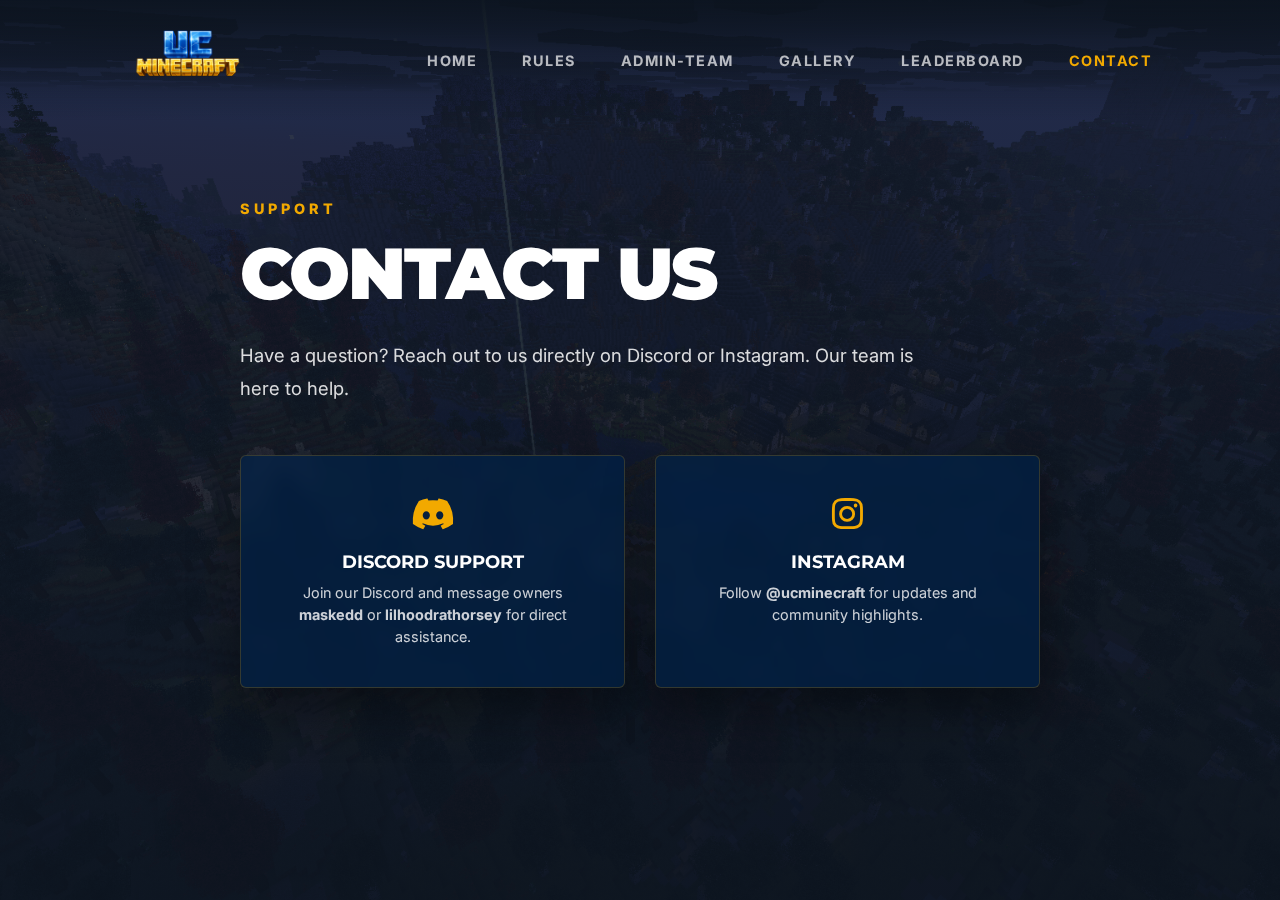
<file: contact.html>
<!DOCTYPE html>
<html lang="en">
<head>
  <meta charset="UTF-8">
  <meta name="viewport" content="width=device-width, initial-scale=1.0">
  <title>Contact Us | UC Minecraft</title>
  <meta name="description" content="Connecting students across all 10 UC campuses. Join our unified community! Java: UCMINECRAFT.ARTISEN.XYZ | Bedrock: direct-connect.artisen.xyz">
  <meta property="og:title" content="UC Minecraft | Official Network">
  <meta property="og:description" content="Connecting students across all 10 UC campuses. Join our unified community! Java: UCMINECRAFT.ARTISEN.XYZ | Bedrock: direct-connect.artisen.xyz">
  <meta property="og:image" content="https://raw.githubusercontent.com/uc-minecraft/uc-minecraft.github.io/main/ucmc.png">
  <meta property="og:url" content="https://uc-minecraft.github.io/">
  <meta name="theme-color" content="#F2A900">
  <meta name="twitter:card" content="summary_large_image">
  
  <link rel="icon" type="image/png" href="ucmc.png" sizes="32x32">
  <link rel="icon" type="image/png" href="ucmc.png" sizes="16x16">
  <link rel="shortcut icon" href="ucmc.png" type="image/x-icon">
  <link rel="apple-touch-icon" href="ucmc.png"> <!-- For mobile bookmarking -->
  
  <link rel="preconnect" href="https://fonts.googleapis.com">
  <link rel="preconnect" href="https://fonts.gstatic.com" crossorigin>
  <link href="https://fonts.googleapis.com/css2?family=Montserrat:wght@700;800;900&family=Inter:wght@400;600;700;800&display=swap" rel="stylesheet">
  <link rel="stylesheet" href="https://cdnjs.cloudflare.com/ajax/libs/font-awesome/6.4.0/css/all.min.css">
  
  <style>
    :root {
      --uc-gold: #F2A900;
      --uc-blue: #003262;
      --uc-dark-blue: #002147;
      --transition: all 0.3s cubic-bezier(0.4, 0, 0.2, 1);
    }

    * { margin: 0; padding: 0; box-sizing: border-box; -webkit-font-smoothing: antialiased; }
    
    body { 
      min-height: 100vh;
      color: #fff;
      font-family: 'Inter', sans-serif;
      display: flex;
      flex-direction: column;
      background-color: #0c141f;
      margin: 0;
    }

    /* Optimized Performance Background */
    body::before {
      content: '';
      position: fixed;
      top: 0; left: 0; width: 100%; height: 100%;
      background: linear-gradient(rgba(12, 20, 31, 0.8), rgba(12, 20, 31, 0.95)), url('main-image.png') no-repeat center center;
      background-size: cover;
      z-index: -1;
      transform: translate3d(0,0,0);
      will-change: transform;
    }

    /* CUSTOM CSS LOGO - The UC Shield */
    .custom-logo {
      width: 120px;
      height: auto;
      object-fit: contain;
    }

    /* TOP NAVIGATION - Clean, No Dots */
    nav { 
      width: 100%; 
      height: 120px; 
      display: flex; 
      align-items: center; 
      justify-content: space-between; 
      padding: 0 10%; 
      z-index: 100;
      background: linear-gradient(to bottom, rgba(12, 20, 31, 0.9), transparent);
    }
    .nav-brand { 
      display: flex; 
      align-items: center; 
      gap: 15px; 
      text-decoration: none;
      color: #fff;
    }
    
    .nav-links { display: flex; gap: 45px; list-style: none; }
    .nav-links li a { 
      color: #fff; 
      font-size: 0.9rem; 
      font-weight: 700; 
      opacity: 0.7; 
      text-transform: uppercase;
      letter-spacing: 1.5px;
      transition: var(--transition);
      text-decoration: none;
      padding: 0;
      border: none;
    }
    .nav-links li a:hover, .nav-links li a.active { 
      opacity: 1; 
      color: var(--uc-gold);
    }

    /* CONTENT SECTION */
    .content-area { 
      flex: 1; display: flex; flex-direction: column; align-items: center;
      padding: 80px 10%; position: relative;
    }
    .content-container { 
      width: 100%; max-width: 800px; margin: 0 auto;
    }
    
    .page-header { text-align: left; margin-bottom: 50px; }
    .hero-label { 
      font-size: 0.9rem; font-weight: 800; color: var(--uc-gold); 
      text-transform: uppercase; letter-spacing: 4px; margin-bottom: 20px;
      display: block;
    }
    .hero-headline { 
      font-family: 'Montserrat', sans-serif; font-size: 4.5rem; font-weight: 950; 
      color: #fff; line-height: 1; margin-bottom: 30px; text-transform: uppercase;
      letter-spacing: -2px;
    }
    .hero-desc { 
      font-size: 1.15rem; color: rgba(255,255,255,0.85); 
      line-height: 1.8; max-width: 700px;
    }

    .contact-form {
      background: rgba(0, 33, 71, 0.7); 
      backdrop-filter: blur(8px); 
      -webkit-backdrop-filter: blur(8px);
      border-radius: 6px; 
      padding: 40px;
      border: 1px solid rgba(242, 169, 0, 0.2);
      width: 100%;
      box-shadow: 0 20px 50px rgba(0,0,0,0.4);
      transform: translate3d(0,0,0);
    }
    .form-group { margin-bottom: 25px; }
    .form-group label { display: block; color: #fff; font-weight: 800; font-size: 0.75rem; text-transform: uppercase; letter-spacing: 1.5px; margin-bottom: 12px; opacity: 0.8; }
    .form-group input, .form-group textarea { width: 100%; background: rgba(255, 255, 255, 0.05); border: 1px solid rgba(255,255,255,0.1); border-radius: 4px; padding: 18px; color: #fff; font-family: 'Inter', sans-serif; transition: var(--transition); font-size: 0.95rem; }
    .form-group input:focus, .form-group textarea:focus { outline: none; border-color: var(--uc-gold); background: rgba(255, 255, 255, 0.1); }
    .form-group textarea { height: 150px; resize: none; }

    .submit-btn { width: 100%; background: var(--uc-gold); color: var(--uc-dark-blue); border: none; padding: 20px; border-radius: 4px; font-weight: 900; text-transform: uppercase; letter-spacing: 2px; cursor: pointer; transition: var(--transition); font-family: 'Montserrat', sans-serif; }
    .submit-btn:hover { transform: translate3d(0,-3px,0); background: #fff; box-shadow: 0 10px 30px rgba(255, 255, 255, 0.2); }

    .contact-info { display: grid; grid-template-columns: repeat(auto-fit, minmax(200px, 1fr)); gap: 30px; margin-top: 50px; width: 100%; }
    .info-box {
      text-align: center;
      background: rgba(0, 33, 71, 0.7); 
      backdrop-filter: blur(8px); 
      -webkit-backdrop-filter: blur(8px);
      border-radius: 6px; 
      padding: 40px 30px; 
      border: 1px solid rgba(242, 169, 0, 0.2);
      transition: var(--transition);
      text-decoration: none;
      box-shadow: 0 20px 50px rgba(0,0,0,0.4);
      transform: translate3d(0,0,0);
    }
    .info-box:hover { border-color: #fff; transform: translate3d(0,-5px,0); background: rgba(255, 255, 255, 0.05); }
    .info-box i { font-size: 2.2rem; color: var(--uc-gold); margin-bottom: 20px; display: block; }
    .info-box h4 { font-family: 'Montserrat', sans-serif; font-size: 1.1rem; color: #fff; margin-bottom: 10px; text-transform: uppercase; }
    .info-box p { color: rgba(255,255,255,0.8); font-size: 0.9rem; line-height: 1.5; }

    @media (max-width: 1024px) { 
      .hero-headline { font-size: 3rem; }
      .nav-links { gap: 20px; }
      nav { padding: 0 5%; }
      .content-area { padding: 60px 5%; }
    }
    @media (max-width: 768px) {
      .nav-links { display: none; }
    }
  </style>
</head>
<body>

  <nav>
    <a href="index.html" class="nav-brand">
      <img src="ucmc.png" alt="UC Logo" class="custom-logo">
    </a>
    <ul class="nav-links">
      <li><a href="index.html">Home</a></li>
      <li><a href="rules.html">Rules</a></li>
      <li><a href="staff.html">Admin-Team</a></li>
      <li><a href="gallery.html">Gallery</a></li>
      <li><a href="leaderboard.html">Leaderboard</a></li>
      <li><a href="contact.html" class="active">Contact</a></li>
    </ul>
  </nav>

  <main class="content-area">
    <div class="content-container">
      <header class="page-header">
        <p class="hero-label">Support</p>
        <h1 class="hero-headline">Contact Us</h1>
        <p class="hero-desc">Have a question? Reach out to us directly on Discord or Instagram. Our team is here to help.</p>
      </header>

      <div class="contact-info">
        <a href="https://discord.com/invite/peSB774D5j" target="_blank" class="info-box">
          <i class="fab fa-discord"></i>
          <h4>Discord Support</h4>
          <p>Join our Discord and message owners <strong>maskedd</strong> or <strong>lilhoodrathorsey</strong> for direct assistance.</p>
        </a>
        <a href="https://www.instagram.com/ucminecraft/" target="_blank" class="info-box">
          <i class="fab fa-instagram"></i>
          <h4>Instagram</h4>
          <p>Follow <strong>@ucminecraft</strong> for updates and community highlights.</p>
        </a>
      </div>
    </div>
  </main>

</body>
</html>
</file>
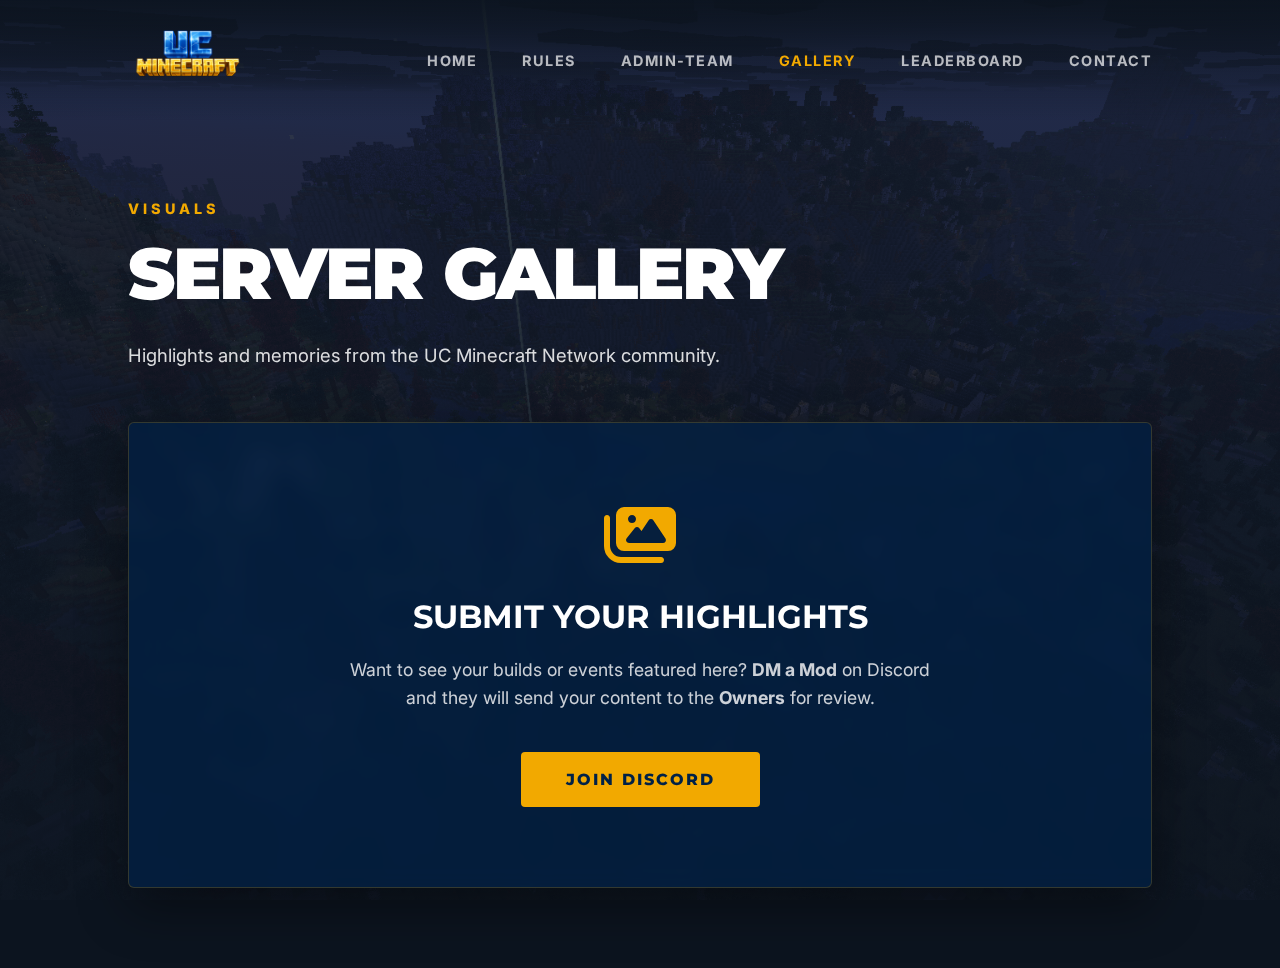
<file: gallery.html>
<!DOCTYPE html>
<html lang="en">
<head>
  <meta charset="UTF-8">
  <meta name="viewport" content="width=device-width, initial-scale=1.0">
  <title>Gallery | UC Minecraft</title>
  <meta name="description" content="Connecting students across all 10 UC campuses. Join our unified community! Java: UCMINECRAFT.ARTISEN.XYZ | Bedrock: direct-connect.artisen.xyz">
  <meta property="og:title" content="UC Minecraft | Official Network">
  <meta property="og:description" content="Connecting students across all 10 UC campuses. Join our unified community! Java: UCMINECRAFT.ARTISEN.XYZ | Bedrock: direct-connect.artisen.xyz">
  <meta property="og:image" content="https://raw.githubusercontent.com/uc-minecraft/uc-minecraft.github.io/main/ucmc.png">
  <meta property="og:url" content="https://uc-minecraft.github.io/">
  <meta name="theme-color" content="#F2A900">
  <meta name="twitter:card" content="summary_large_image">
  
  <link rel="icon" type="image/png" href="ucmc.png" sizes="32x32">
  <link rel="icon" type="image/png" href="ucmc.png" sizes="16x16">
  <link rel="shortcut icon" href="ucmc.png" type="image/x-icon">
  <link rel="apple-touch-icon" href="ucmc.png"> <!-- For mobile bookmarking -->
  
  <link rel="preconnect" href="https://fonts.googleapis.com">
  <link rel="preconnect" href="https://fonts.gstatic.com" crossorigin>
  <link href="https://fonts.googleapis.com/css2?family=Montserrat:wght@700;800;900&family=Inter:wght@400;600;700;800&display=swap" rel="stylesheet">
  <link rel="stylesheet" href="https://cdnjs.cloudflare.com/ajax/libs/font-awesome/6.4.0/css/all.min.css">
  
  <style>
    :root {
      --uc-gold: #F2A900;
      --uc-blue: #003262;
      --uc-dark-blue: #002147;
      --transition: all 0.3s cubic-bezier(0.4, 0, 0.2, 1);
    }

    * { margin: 0; padding: 0; box-sizing: border-box; -webkit-font-smoothing: antialiased; }
    
    body { 
      min-height: 100vh;
      color: #fff;
      font-family: 'Inter', sans-serif;
      display: flex;
      flex-direction: column;
      background-color: #0c141f;
      margin: 0;
    }

    /* Optimized Performance Background */
    body::before {
      content: '';
      position: fixed;
      top: 0; left: 0; width: 100%; height: 100%;
      background: linear-gradient(rgba(12, 20, 31, 0.8), rgba(12, 20, 31, 0.95)), url('main-image.png') no-repeat center center;
      background-size: cover;
      z-index: -1;
      transform: translate3d(0,0,0);
      will-change: transform;
    }

    /* CUSTOM CSS LOGO - The UC Shield */
    .custom-logo {
      width: 120px;
      height: auto;
      object-fit: contain;
    }

    /* TOP NAVIGATION - Clean, No Dots */
    nav { 
      width: 100%; 
      height: 120px; 
      display: flex; 
      align-items: center; 
      justify-content: space-between; 
      padding: 0 10%; 
      z-index: 100;
      background: linear-gradient(to bottom, rgba(12, 20, 31, 0.9), transparent);
    }
    .nav-brand { 
      display: flex; 
      align-items: center; 
      gap: 15px; 
      text-decoration: none;
      color: #fff;
    }
    
    .nav-links { display: flex; gap: 45px; list-style: none; }
    .nav-links li a { 
      color: #fff; 
      font-size: 0.9rem; 
      font-weight: 700; 
      opacity: 0.7; 
      text-transform: uppercase;
      letter-spacing: 1.5px;
      transition: var(--transition);
      text-decoration: none;
      padding: 0;
      border: none;
    }
    .nav-links li a:hover, .nav-links li a.active { 
      opacity: 1; 
      color: var(--uc-gold);
    }

    /* CONTENT SECTION */
    .content-area { 
      flex: 1; display: flex; flex-direction: column; align-items: center;
      padding: 80px 10%; position: relative;
    }
    .content-container { 
      width: 100%; max-width: 1200px; margin: 0 auto;
    }
    
    .page-header { text-align: left; margin-bottom: 50px; }
    .hero-label { 
      font-size: 0.9rem; font-weight: 800; color: var(--uc-gold); 
      text-transform: uppercase; letter-spacing: 4px; margin-bottom: 20px;
      display: block;
    }
    .hero-headline { 
      font-family: 'Montserrat', sans-serif; font-size: 4.5rem; font-weight: 950; 
      color: #fff; line-height: 1; margin-bottom: 30px; text-transform: uppercase;
      letter-spacing: -2px;
    }
    .hero-desc { 
      font-size: 1.15rem; color: rgba(255,255,255,0.85); 
      line-height: 1.8; max-width: 700px;
    }

    .gallery-placeholder {
      text-align: center;
      background: rgba(0, 33, 71, 0.7); 
      backdrop-filter: blur(8px); 
      -webkit-backdrop-filter: blur(8px);
      border-radius: 6px; 
      padding: 80px 40px; 
      border: 1px solid rgba(242, 169, 0, 0.2);
      width: 100%;
      box-shadow: 0 20px 50px rgba(0,0,0,0.4);
      transform: translate3d(0,0,0);
    }
    .gallery-placeholder i { font-size: 4rem; color: var(--uc-gold); margin-bottom: 30px; display: block; }
    .gallery-placeholder h2 { font-family: 'Montserrat', sans-serif; font-size: 2rem; color: #fff; margin-bottom: 20px; text-transform: uppercase; }
    .gallery-placeholder p { color: rgba(255,255,255,0.8); font-size: 1.1rem; line-height: 1.6; max-width: 600px; margin: 0 auto 40px; }
    .discord-btn { 
      display: inline-block;
      background: var(--uc-gold); 
      color: var(--uc-dark-blue); 
      padding: 18px 45px; 
      border-radius: 4px; 
      font-weight: 800; 
      text-transform: uppercase; 
      letter-spacing: 2px; 
      text-decoration: none; 
      transition: var(--transition);
      font-family: 'Montserrat', sans-serif;
    }
    .discord-btn:hover { transform: translate3d(0,-5px,0); background: #fff; box-shadow: 0 15px 40px rgba(255, 255, 255, 0.2); }

    @media (max-width: 1024px) { 
      .hero-headline { font-size: 3rem; }
      .nav-links { gap: 20px; }
      nav { padding: 0 5%; }
      .content-area { padding: 60px 5%; }
    }
    @media (max-width: 768px) {
      .nav-links { display: none; }
    }
  </style>
</head>
<body>

  <nav>
    <a href="index.html" class="nav-brand">
      <img src="ucmc.png" alt="UC Logo" class="custom-logo">
    </a>
    <ul class="nav-links">
      <li><a href="index.html">Home</a></li>
      <li><a href="rules.html">Rules</a></li>
      <li><a href="staff.html">Admin-Team</a></li>
      <li><a href="gallery.html" class="active">Gallery</a></li>
      <li><a href="leaderboard.html">Leaderboard</a></li>
      <li><a href="contact.html">Contact</a></li>
    </ul>
  </nav>

  <main class="content-area">
    <div class="content-container">
      <header class="page-header">
        <p class="hero-label">Visuals</p>
        <h1 class="hero-headline">Server Gallery</h1>
        <p class="hero-desc">Highlights and memories from the UC Minecraft Network community.</p>
      </header>

      <div class="gallery-placeholder">
        <i class="fas fa-images"></i>
        <h2>Submit Your Highlights</h2>
        <p>Want to see your builds or events featured here? <strong>DM a Mod</strong> on Discord and they will send your content to the <strong>Owners</strong> for review.</p>
        <a href="https://discord.com/invite/peSB774D5j" target="_blank" class="discord-btn">Join Discord</a>
      </div>
    </div>
  </main>

</body>
</html>
</file>
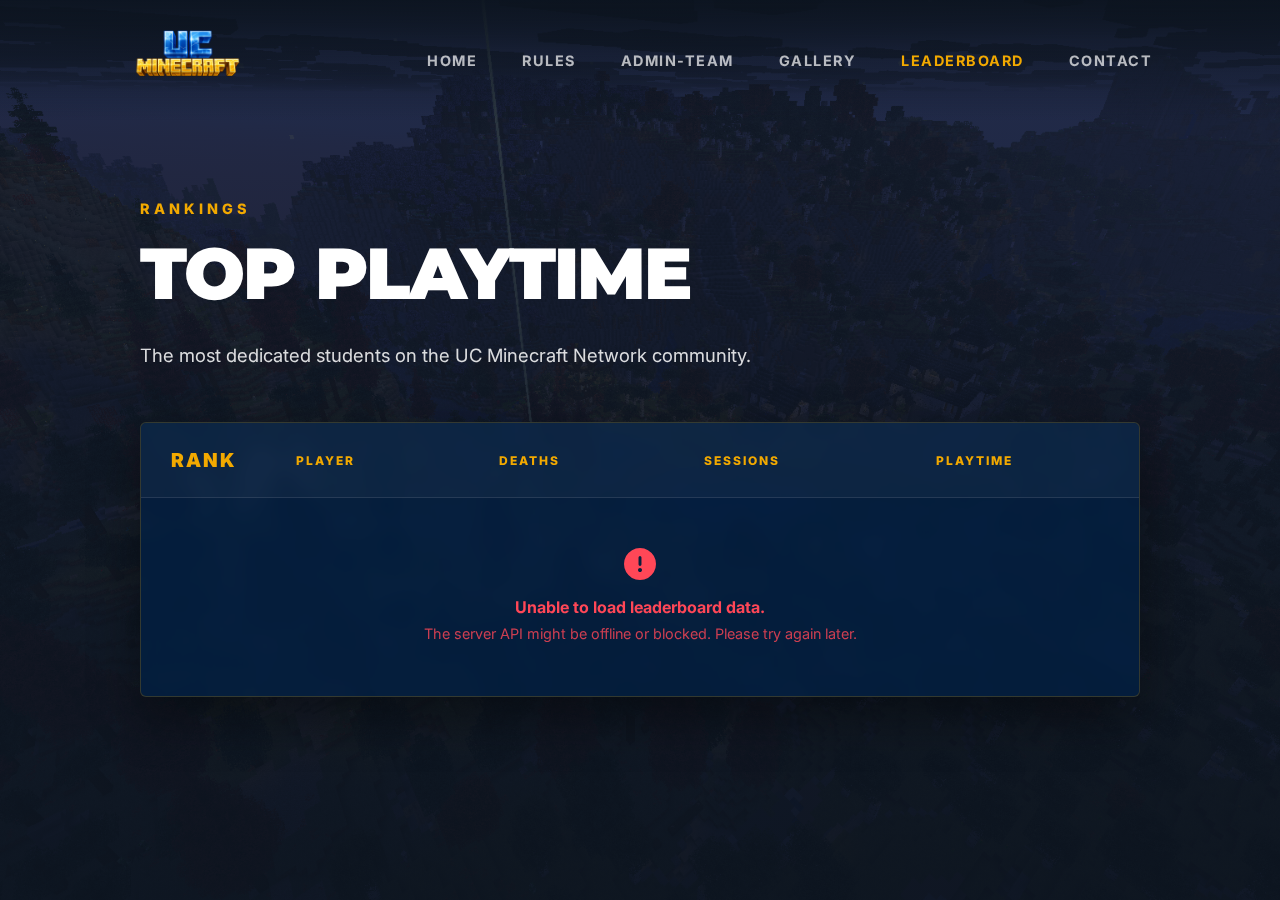
<file: leaderboard.html>
<!DOCTYPE html>
<html lang="en">
<head>
  <meta charset="UTF-8">
  <meta name="viewport" content="width=device-width, initial-scale=1.0">
  <title>Leaderboard | UC Minecraft</title>
  <meta name="description" content="Connecting students across all 10 UC campuses. Join our unified community! Java: UCMINECRAFT.ARTISEN.XYZ | Bedrock: direct-connect.artisen.xyz">
  <meta property="og:title" content="UC Minecraft | Official Network">
  <meta property="og:description" content="Connecting students across all 10 UC campuses. Join our unified community! Java: UCMINECRAFT.ARTISEN.XYZ | Bedrock: direct-connect.artisen.xyz">
  <meta property="og:image" content="https://raw.githubusercontent.com/uc-minecraft/uc-minecraft.github.io/main/ucmc.png">
  <meta property="og:url" content="https://uc-minecraft.github.io/">
  <meta name="theme-color" content="#F2A900">
  <meta name="twitter:card" content="summary_large_image">
  
  <link rel="icon" type="image/png" href="ucmc.png" sizes="32x32">
  <link rel="icon" type="image/png" href="ucmc.png" sizes="16x16">
  <link rel="shortcut icon" href="ucmc.png" type="image/x-icon">
  <link rel="apple-touch-icon" href="ucmc.png"> <!-- For mobile bookmarking -->
  
  <link rel="preconnect" href="https://fonts.googleapis.com">
  <link rel="preconnect" href="https://fonts.gstatic.com" crossorigin>
  <link href="https://fonts.googleapis.com/css2?family=Montserrat:wght@700;800;900&family=Inter:wght@400;600;700;800&display=swap" rel="stylesheet">
  <link rel="stylesheet" href="https://cdnjs.cloudflare.com/ajax/libs/font-awesome/6.4.0/css/all.min.css">
  
  <style>
    :root {
      --uc-gold: #F2A900;
      --uc-blue: #003262;
      --uc-dark-blue: #002147;
      --transition: all 0.3s cubic-bezier(0.4, 0, 0.2, 1);
    }

    * { margin: 0; padding: 0; box-sizing: border-box; -webkit-font-smoothing: antialiased; }
    
    body { 
      min-height: 100vh;
      color: #fff;
      font-family: 'Inter', sans-serif;
      display: flex;
      flex-direction: column;
      background-color: #0c141f;
      margin: 0;
    }

    /* Optimized Performance Background */
    body::before {
      content: '';
      position: fixed;
      top: 0; left: 0; width: 100%; height: 100%;
      background: linear-gradient(rgba(12, 20, 31, 0.8), rgba(12, 20, 31, 0.95)), url('main-image.png') no-repeat center center;
      background-size: cover;
      z-index: -1;
      transform: translate3d(0,0,0);
      will-change: transform;
    }

    /* CUSTOM CSS LOGO - The UC Shield */
    .custom-logo {
      width: 120px;
      height: auto;
      object-fit: contain;
    }

    /* TOP NAVIGATION - Clean, No Dots */
    nav { 
      width: 100%; 
      height: 120px; 
      display: flex; 
      align-items: center; 
      justify-content: space-between; 
      padding: 0 10%; 
      z-index: 100;
      background: linear-gradient(to bottom, rgba(12, 20, 31, 0.9), transparent);
      transition: var(--transition);
    }
    .nav-brand { 
      display: flex; 
      align-items: center; 
      gap: 15px; 
      text-decoration: none;
      color: #fff;
      z-index: 1001;
    }
    
    .nav-links { display: flex; gap: 45px; list-style: none; }
    .nav-links li a { 
      color: #fff; 
      font-size: 0.9rem; 
      font-weight: 700; 
      opacity: 0.7; 
      text-transform: uppercase;
      letter-spacing: 1.5px;
      transition: var(--transition);
      text-decoration: none;
      padding: 0;
      border: none;
    }
    .nav-links li a:hover, .nav-links li a.active { 
      opacity: 1; 
      color: var(--uc-gold);
    }

    .mobile-menu-toggle {
      display: none;
      font-size: 1.8rem;
      color: #fff;
      cursor: pointer;
      z-index: 1001;
      transition: var(--transition);
    }

    /* CONTENT SECTION */
    .content-area { 
      flex: 1; display: flex; flex-direction: column; align-items: center;
      padding: 80px 10%; position: relative;
    }
    .content-container { 
      width: 100%; max-width: 1000px; margin: 0 auto;
    }
    
    .page-header { text-align: left; margin-bottom: 50px; }
    .hero-label { 
      font-size: 0.9rem; font-weight: 800; color: var(--uc-gold); 
      text-transform: uppercase; letter-spacing: 4px; margin-bottom: 20px;
      display: block;
    }
    .hero-headline { 
      font-family: 'Montserrat', sans-serif; font-size: 4.5rem; font-weight: 950; 
      color: #fff; line-height: 1; margin-bottom: 30px; text-transform: uppercase;
      letter-spacing: -2px;
    }
    .hero-desc { 
      font-size: 1.15rem; color: rgba(255,255,255,0.85); 
      line-height: 1.8; max-width: 700px;
    }

    .leaderboard-card {
      background: rgba(0, 33, 71, 0.7); 
      backdrop-filter: blur(8px); 
      -webkit-backdrop-filter: blur(8px);
      border-radius: 6px; 
      overflow: hidden;
      border: 1px solid rgba(242, 169, 0, 0.2);
      width: 100%;
      box-shadow: 0 20px 50px rgba(0,0,0,0.4);
      transform: translate3d(0,0,0);
    }

    .table-responsive {
      width: 100%;
      overflow-x: auto;
      -webkit-overflow-scrolling: touch;
    }

    table { width: 100%; border-collapse: collapse; text-align: left; min-width: 600px; }
    th { padding: 25px 30px; background: rgba(255,255,255,0.03); color: var(--uc-gold); text-transform: uppercase; font-size: 0.75rem; font-weight: 800; letter-spacing: 2px; border-bottom: 1px solid rgba(255,255,255,0.1); }  
    td { padding: 20px 30px; border-bottom: 1px solid rgba(255,255,255,0.1); color: #fff; font-weight: 600; }
    tr:last-child td { border-bottom: none; }
    tr:hover td { background: rgba(255,255,255,0.05); }

    .rank-cell { width: 80px; font-weight: 900; color: var(--uc-gold); font-size: 1.2rem; }
    .player-cell { display: flex; align-items: center; gap: 18px; }
    .player-head { width: 56px; height: 56px; border-radius: 6px; border: 2px solid var(--uc-gold); background: rgba(0,0,0,0.2); }
    .player-name { font-weight: 800; color: #fff; font-size: 1.2rem; }
    .playtime-cell { color: rgba(255,255,255,0.8); font-family: 'Inter', monospace; font-weight: 700; }

    .loading { padding: 50px; text-align: center; color: rgba(255,255,255,0.6); font-style: italic; }
    .error { padding: 50px; text-align: center; color: #ff4757; font-weight: 700; line-height: 1.6; }
    .error i { font-size: 2rem; margin-bottom: 15px; display: block; }

    @media (max-width: 1024px) { 
      .hero-headline { font-size: 3rem; }
      nav { padding: 0 5%; }
      .content-area { padding: 60px 5%; }
    }
    @media (max-width: 768px) {
      nav { height: 80px; }
      .mobile-menu-toggle { display: block; }
      .nav-links {
        position: fixed;
        top: 0;
        right: -100%;
        width: 100%;
        height: 100vh;
        background: rgba(12, 20, 31, 0.98);
        backdrop-filter: blur(10px);
        flex-direction: column;
        align-items: center;
        justify-content: center;
        gap: 30px;
        transition: 0.4s cubic-bezier(0.4, 0, 0.2, 1);
        z-index: 999;
      }
      .nav-links.active { right: 0; }
      .nav-links li a { font-size: 1.2rem; }

      .hero-headline { font-size: 2.5rem; letter-spacing: -1px; }
      th, td { padding: 15px 20px; }
      .player-head { width: 40px; height: 40px; }
    }
  </style>
</head>
<body>

  <nav>
    <a href="index" class="nav-brand">
      <img src="ucmc.png" alt="UC Logo" class="custom-logo">
    </a>
    <div class="mobile-menu-toggle">
      <i class="fas fa-bars"></i>
    </div>
    <ul class="nav-links">
      <li><a href="index">Home</a></li>
      <li><a href="rules">Rules</a></li>
      <li><a href="staff">Admin-Team</a></li>
      <li><a href="gallery">Gallery</a></li>
      <li><a href="leaderboard" class="active">Leaderboard</a></li>
      <li><a href="contact">Contact</a></li>
    </ul>
  </nav>

  <main class="content-area">
    <div class="content-container">
      <header class="page-header">
        <p class="hero-label">Rankings</p>
        <h1 class="hero-headline">Top Playtime</h1>
        <p class="hero-desc">The most dedicated students on the UC Minecraft Network community.</p>
      </header>

      <div class="leaderboard-card">
        <div class="table-responsive">
          <table id="leaderboard-table">
            <thead>
              <tr>
                <th class="rank-cell">Rank</th>
                <th>Player</th>
                <th>Deaths</th>
                <th>Sessions</th>
                <th>Playtime</th>
              </tr>
            </thead>
            <tbody id="leaderboard-body">
              <tr>
                <td colspan="5" class="loading">Fetching data from server...</td>
              </tr>
            </tbody>
          </table>
        </div>
      </div>
    </div>
  </main>

  <script>
    // Mobile Menu Toggle
    const toggle = document.querySelector('.mobile-menu-toggle');
    const navLinks = document.querySelector('.nav-links');
    
    toggle.addEventListener('click', () => {
      navLinks.classList.toggle('active');
      const icon = toggle.querySelector('i');
      icon.classList.toggle('fa-bars');
      icon.classList.toggle('fa-times');
    });

    // Close menu when clicking a link
    document.querySelectorAll('.nav-links a').forEach(link => {
      link.addEventListener('click', () => {
        navLinks.classList.remove('active');
        const icon = toggle.querySelector('i');
        icon.classList.add('fa-bars');
        icon.classList.remove('fa-times');
      });
    });

    function formatTime(ms) {
      const seconds = Math.floor(ms / 1000);
      const minutes = Math.floor(seconds / 60);
      const hours = Math.floor(minutes / 60);
      const days = Math.floor(hours / 24);

      if (days > 0) return `${days}d ${hours % 24}h`;
      if (hours > 0) return `${hours}h ${minutes % 60}m`;
      return `${minutes}m`;
    }

    function stripHtml(html) {
      if (!html) return '';
      if (typeof html !== 'string') return String(html);
      const doc = new DOMParser().parseFromString(html, 'text/html');
      return doc.body.textContent || "";
    }

    async function fetchLeaderboard() {
      const tbody = document.getElementById('leaderboard-body');
      try {
        const apiUrl = 'http://217.216.40.184:8805/v1/players?server=Server%201&sort=playtime&desc=true&limit=50';
        
        // Use allorigins.win proxy to bypass HTTPS -> HTTP mixed content blocking
        const response = await fetch(`https://api.allorigins.win/get?url=${encodeURIComponent(apiUrl)}`);
        
        if (!response.ok) throw new Error('Proxy server returned an error.');

        const wrapper = await response.json();
        
        if (!wrapper || !wrapper.contents) {
          throw new Error('No data received from the proxy. The Plan API might be down.');
        }

        const json = JSON.parse(wrapper.contents);
        const players = json.data || [];

        if (players.length === 0) {
          tbody.innerHTML = '<tr><td colspan="5" class="loading">No player data found for Server 1.</td></tr>';
          return;
        }

        tbody.innerHTML = '';
        players.forEach((player, index) => {
          // Extract name and UUID from the HTML string in player.name
          // Sometimes player.name is just the name, sometimes it's an <a> tag
          let name = 'Unknown';
          let uuid = '';

          if (player.name) {
            const nameMatch = player.name.match(/>([^<]+)<\/a>/);
            name = nameMatch ? nameMatch[1] : stripHtml(player.name);
            
            const uuidMatch = player.name.match(/player\/([^"]+)"/);
            uuid = uuidMatch ? uuidMatch[1] : '';
          }
          
          // Use the pre-formatted playtime from the API if available, otherwise format manually
          let playtime = '0m';
          if (player.activePlaytime) {
            playtime = stripHtml(player.activePlaytime.d) || formatTime(player.activePlaytime.v);
          }
          
          const sessions = stripHtml(player.sessions) || 0;
          
          // API currently doesn't provide deaths in the players list in a standard way,
          // but we'll strip HTML just in case it's returned as a formatted object/string
          let deaths = '0';
          if (player.deaths) {
            deaths = stripHtml(player.deaths.d) || stripHtml(player.deaths.v) || stripHtml(player.deaths);
          }

          const row = document.createElement('tr');
          const headUrl = uuid ? `https://minotar.net/avatar/${uuid}/64` : '';

          row.innerHTML = `
            <td class="rank-cell">#${index + 1}</td>
            <td>
              <div class="player-cell">
                ${uuid ? `<img src="${headUrl}" class="player-head" alt="${name}">` : '<div class="player-head"></div>'}
                <span class="player-name">${name}</span>
              </div>
            </td>
            <td>${deaths}</td>
            <td>${sessions}</td>
            <td class="playtime-cell">${playtime}</td>
          `;
          tbody.appendChild(row);
        });
      } catch (err) {
        console.error('Leaderboard error:', err);
        tbody.innerHTML = `
          <tr>
            <td colspan="5" class="error">
              <i class="fas fa-exclamation-circle"></i>
              Unable to load leaderboard data.<br>
              <span style="font-size: 0.9rem; opacity: 0.8; font-weight: 400;">
                The server API might be offline or blocked. Please try again later.
              </span>
            </td>
          </tr>
        `;
      }
    }

    fetchLeaderboard();
  </script>

</body>
</html>
</file>
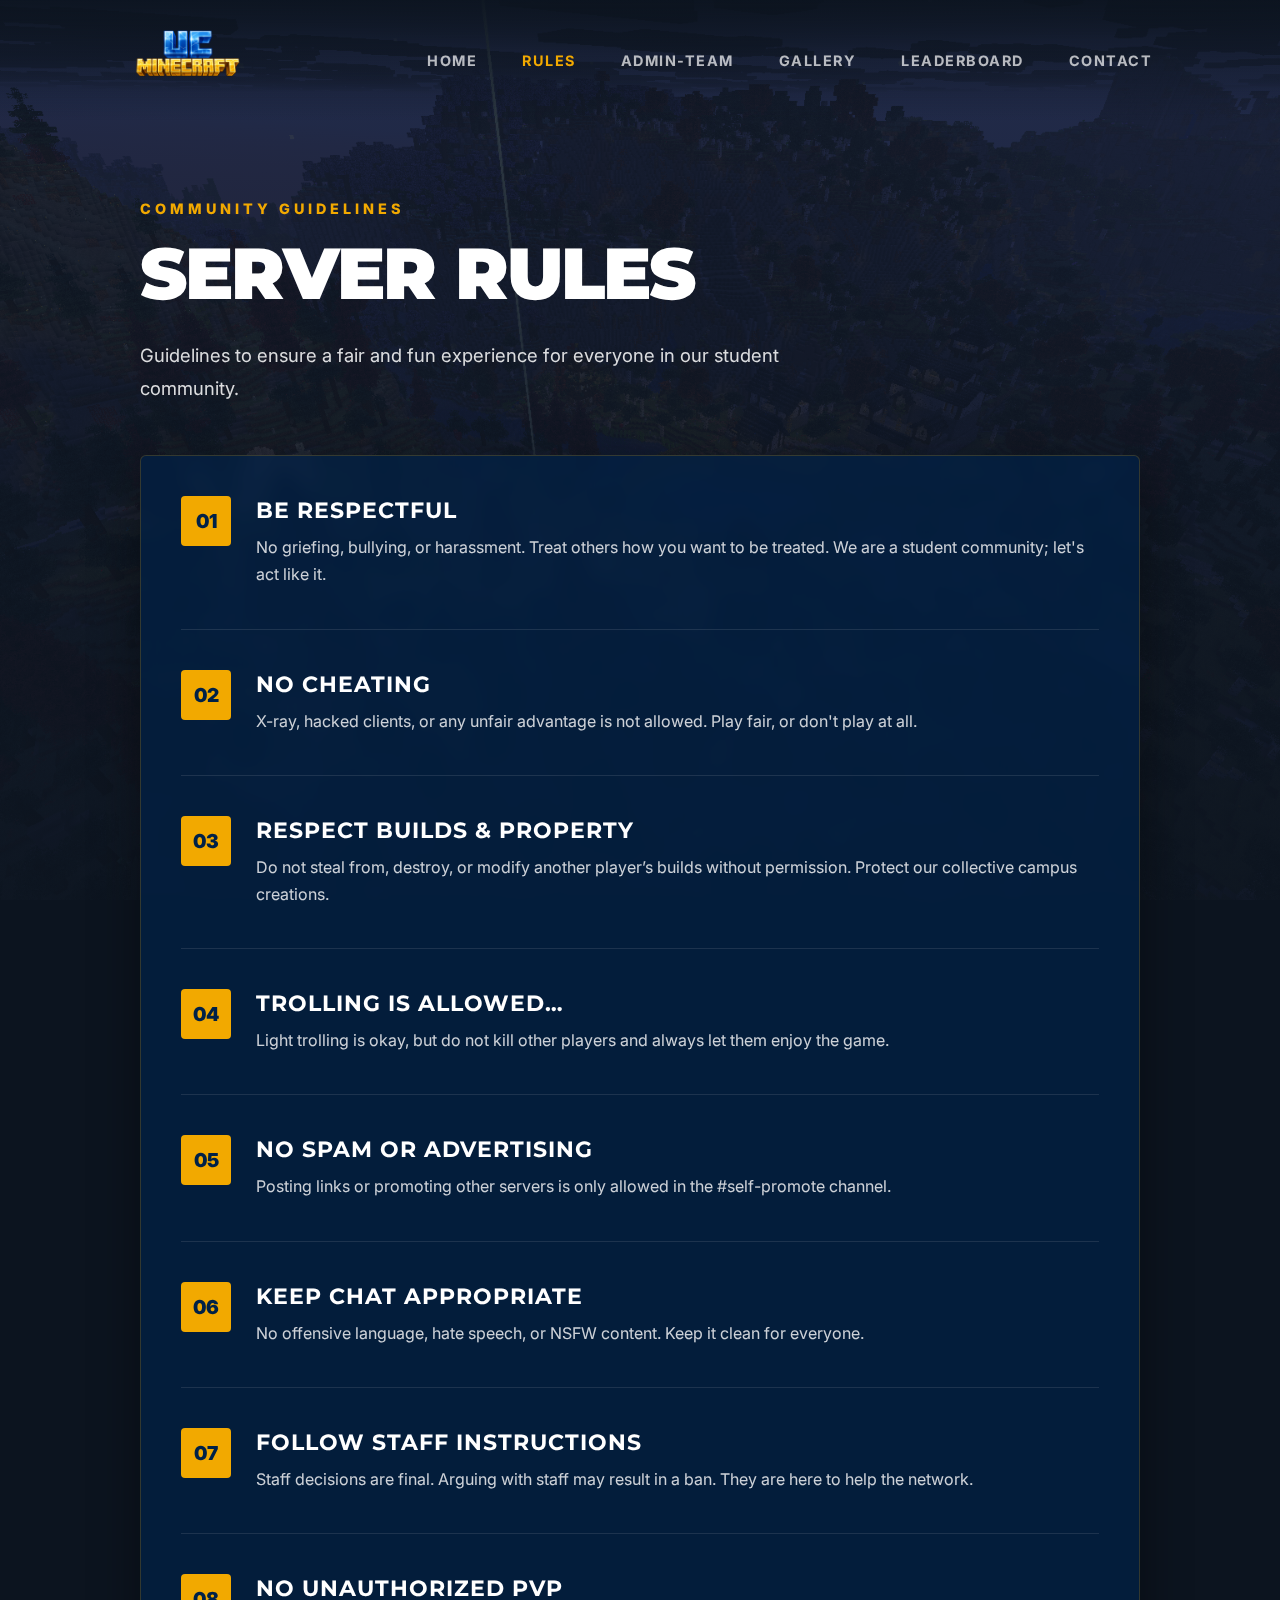
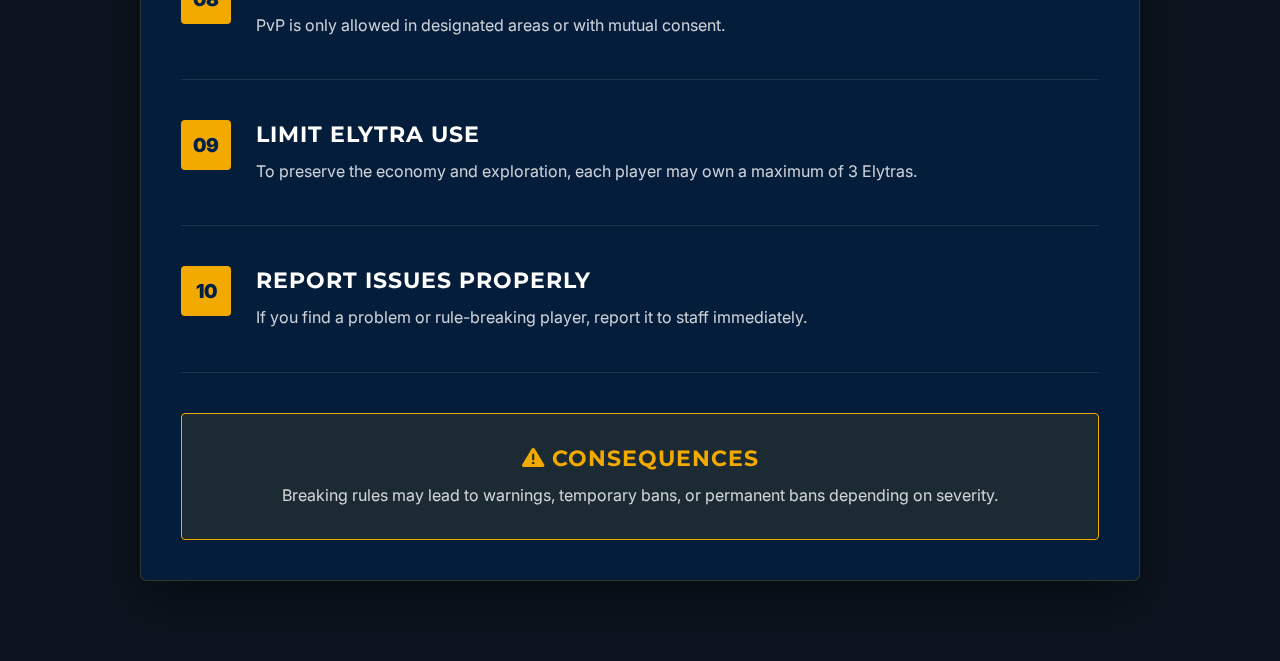
<file: rules.html>
<!DOCTYPE html>
<html lang="en">
<head>
  <meta charset="UTF-8">
  <meta name="viewport" content="width=device-width, initial-scale=1.0">
  <title>Rules | UC Minecraft</title>
  <meta name="description" content="Connecting students across all 10 UC campuses. Join our unified community! Java: UCMINECRAFT.ARTISEN.XYZ | Bedrock: direct-connect.artisen.xyz">
  <meta property="og:title" content="UC Minecraft | Official Network">
  <meta property="og:description" content="Connecting students across all 10 UC campuses. Join our unified community! Java: UCMINECRAFT.ARTISEN.XYZ | Bedrock: direct-connect.artisen.xyz">
  <meta property="og:image" content="https://raw.githubusercontent.com/uc-minecraft/uc-minecraft.github.io/main/ucmc.png">
  <meta property="og:url" content="https://uc-minecraft.github.io/">
  <meta name="theme-color" content="#F2A900">
  <meta name="twitter:card" content="summary_large_image">
  
  <link rel="icon" type="image/png" href="ucmc.png" sizes="32x32">
  <link rel="icon" type="image/png" href="ucmc.png" sizes="16x16">
  <link rel="shortcut icon" href="ucmc.png" type="image/x-icon">
  <link rel="apple-touch-icon" href="ucmc.png"> <!-- For mobile bookmarking -->
  
  <link rel="preconnect" href="https://fonts.googleapis.com">
  <link rel="preconnect" href="https://fonts.gstatic.com" crossorigin>
  <link href="https://fonts.googleapis.com/css2?family=Montserrat:wght@700;800;900&family=Inter:wght@400;600;700;800&display=swap" rel="stylesheet">
  <link rel="stylesheet" href="https://cdnjs.cloudflare.com/ajax/libs/font-awesome/6.4.0/css/all.min.css">
  
  <style>
    :root {
      --uc-gold: #F2A900;
      --uc-blue: #003262;
      --uc-dark-blue: #002147;
      --transition: all 0.3s cubic-bezier(0.4, 0, 0.2, 1);
    }

    * { margin: 0; padding: 0; box-sizing: border-box; -webkit-font-smoothing: antialiased; }
    
    body { 
      min-height: 100vh;
      color: #fff;
      font-family: 'Inter', sans-serif;
      display: flex;
      flex-direction: column;
      background-color: #0c141f;
      margin: 0;
    }

    /* Optimized Performance Background */
    body::before {
      content: '';
      position: fixed;
      top: 0; left: 0; width: 100%; height: 100%;
      background: linear-gradient(rgba(12, 20, 31, 0.8), rgba(12, 20, 31, 0.95)), url('main-image.png') no-repeat center center;
      background-size: cover;
      z-index: -1;
      transform: translate3d(0,0,0);
      will-change: transform;
    }

    /* CUSTOM CSS LOGO - The UC Shield */
    .custom-logo {
      width: 120px;
      height: auto;
      object-fit: contain;
    }

    /* TOP NAVIGATION - Clean, No Dots */
    nav { 
      width: 100%; 
      height: 120px; 
      display: flex; 
      align-items: center; 
      justify-content: space-between; 
      padding: 0 10%; 
      z-index: 100;
      background: linear-gradient(to bottom, rgba(12, 20, 31, 0.9), transparent);
    }
    .nav-brand { 
      display: flex; 
      align-items: center; 
      gap: 15px; 
      text-decoration: none;
      color: #fff;
    }
    
    .nav-links { display: flex; gap: 45px; list-style: none; }
    .nav-links li a { 
      color: #fff; 
      font-size: 0.9rem; 
      font-weight: 700; 
      opacity: 0.7; 
      text-transform: uppercase;
      letter-spacing: 1.5px;
      transition: var(--transition);
      text-decoration: none;
      padding: 0;
      border: none;
    }
    .nav-links li a:hover, .nav-links li a.active { 
      opacity: 1; 
      color: var(--uc-gold);
    }

    /* CONTENT SECTION */
    .content-area { 
      flex: 1; display: flex; flex-direction: column; align-items: center;
      padding: 80px 10%; position: relative;
    }
    .content-container { 
      width: 100%; max-width: 1000px; margin: 0 auto;
    }
    
    .page-header { text-align: left; margin-bottom: 50px; }
    .hero-label { 
      font-size: 0.9rem; font-weight: 800; color: var(--uc-gold); 
      text-transform: uppercase; letter-spacing: 4px; margin-bottom: 20px;
      display: block;
    }
    .hero-headline { 
      font-family: 'Montserrat', sans-serif; font-size: 4.5rem; font-weight: 950; 
      color: #fff; line-height: 1; margin-bottom: 30px; text-transform: uppercase;
      letter-spacing: -2px;
    }
    .hero-desc { 
      font-size: 1.15rem; color: rgba(255,255,255,0.85); 
      line-height: 1.8; max-width: 700px;
    }

    .rules-list { 
      background: rgba(0, 33, 71, 0.7); 
      backdrop-filter: blur(8px); 
      -webkit-backdrop-filter: blur(8px);
      padding: 40px; border-radius: 6px; 
      border: 1px solid rgba(242, 169, 0, 0.2);
      width: 100%;
      box-shadow: 0 20px 50px rgba(0,0,0,0.4);
      transform: translate3d(0,0,0);
    }
    .rule-item { display: flex; gap: 25px; margin-bottom: 40px; padding-bottom: 40px; border-bottom: 1px solid rgba(255,255,255,0.1); }
    .rule-item:last-child { margin-bottom: 0; padding-bottom: 0; border-bottom: none; }
    .rule-number { 
      width: 50px; height: 50px; background: var(--uc-gold); 
      border-radius: 4px; display: flex; align-items: center; 
      justify-content: center; font-weight: 900; color: var(--uc-dark-blue); font-size: 1.2rem; flex-shrink: 0; 
    }
    .rule-content h3 { font-family: 'Montserrat', sans-serif; font-size: 1.4rem; color: #fff; margin-bottom: 10px; text-transform: uppercase; letter-spacing: 1px; }
    .rule-content p { color: rgba(255,255,255,0.8); line-height: 1.7; }

    @media (max-width: 1024px) { 
      .hero-headline { font-size: 3rem; }
      .nav-links { gap: 20px; }
      nav { padding: 0 5%; }
      .content-area { padding: 60px 5%; }
    }
    @media (max-width: 768px) {
      .nav-links { display: none; }
    }
  </style>
</head>
<body>

  <nav>
    <a href="index.html" class="nav-brand">
      <img src="ucmc.png" alt="UC Logo" class="custom-logo">
    </a>
    <ul class="nav-links">
      <li><a href="index.html">Home</a></li>
      <li><a href="rules.html" class="active">Rules</a></li>
      <li><a href="staff.html">Admin-Team</a></li>
      <li><a href="gallery.html">Gallery</a></li>
      <li><a href="leaderboard.html">Leaderboard</a></li>
      <li><a href="contact.html">Contact</a></li>
    </ul>
  </nav>

  <main class="content-area">
    <div class="content-container">
      <header class="page-header">
        <p class="hero-label">Community Guidelines</p>
        <h1 class="hero-headline">Server Rules</h1>
        <p class="hero-desc">Guidelines to ensure a fair and fun experience for everyone in our student community.</p>
      </header>

      <div class="rules-list">
        <div class="rule-item">
          <div class="rule-number">01</div>
          <div class="rule-content">
            <h3>Be Respectful</h3>
            <p>No griefing, bullying, or harassment. Treat others how you want to be treated. We are a student community; let's act like it.</p>
          </div>
        </div>
        <div class="rule-item">
          <div class="rule-number">02</div>
          <div class="rule-content">
            <h3>No Cheating</h3>
            <p>X-ray, hacked clients, or any unfair advantage is not allowed. Play fair, or don't play at all.</p>
          </div>
        </div>
        <div class="rule-item">
          <div class="rule-number">03</div>
          <div class="rule-content">
            <h3>Respect Builds & Property</h3>
            <p>Do not steal from, destroy, or modify another player’s builds without permission. Protect our collective campus creations.</p>
          </div>
        </div>
        <div class="rule-item">
          <div class="rule-number">04</div>
          <div class="rule-content">
            <h3>Trolling is Allowed…</h3>
            <p>Light trolling is okay, but do not kill other players and always let them enjoy the game.</p>
          </div>
        </div>
        <div class="rule-item">
          <div class="rule-number">05</div>
          <div class="rule-content">
            <h3>No Spam or Advertising</h3>
            <p>Posting links or promoting other servers is only allowed in the #self-promote channel.</p>
          </div>
        </div>
        <div class="rule-item">
          <div class="rule-number">06</div>
          <div class="rule-content">
            <h3>Keep Chat Appropriate</h3>
            <p>No offensive language, hate speech, or NSFW content. Keep it clean for everyone.</p>
          </div>
        </div>
        <div class="rule-item">
          <div class="rule-number">07</div>
          <div class="rule-content">
            <h3>Follow Staff Instructions</h3>
            <p>Staff decisions are final. Arguing with staff may result in a ban. They are here to help the network.</p>
          </div>
        </div>
        <div class="rule-item">
          <div class="rule-number">08</div>
          <div class="rule-content">
            <h3>No Unauthorized PvP</h3>
            <p>PvP is only allowed in designated areas or with mutual consent.</p>
          </div>
        </div>
        <div class="rule-item">
          <div class="rule-number">09</div>
          <div class="rule-content">
            <h3>Limit Elytra Use</h3>
            <p>To preserve the economy and exploration, each player may own a maximum of 3 Elytras.</p>
          </div>
        </div>
        <div class="rule-item">
          <div class="rule-number">10</div>
          <div class="rule-content">
            <h3>Report Issues Properly</h3>
            <p>If you find a problem or rule-breaking player, report it to staff immediately.</p>
          </div>
        </div>
        
        <div class="rule-item" style="border-bottom: none; margin-top: 20px; background: rgba(242, 169, 0, 0.1); padding: 30px; border-radius: 4px; border: 1px solid var(--uc-gold);">
          <div class="rule-content" style="text-align: center; width: 100%;">
            <h3 style="color: var(--uc-gold);"><i class="fas fa-exclamation-triangle"></i> Consequences</h3>
            <p>Breaking rules may lead to warnings, temporary bans, or permanent bans depending on severity.</p>
          </div>
        </div>
      </div>
    </div>
  </main>

</body>
</html>
</file>
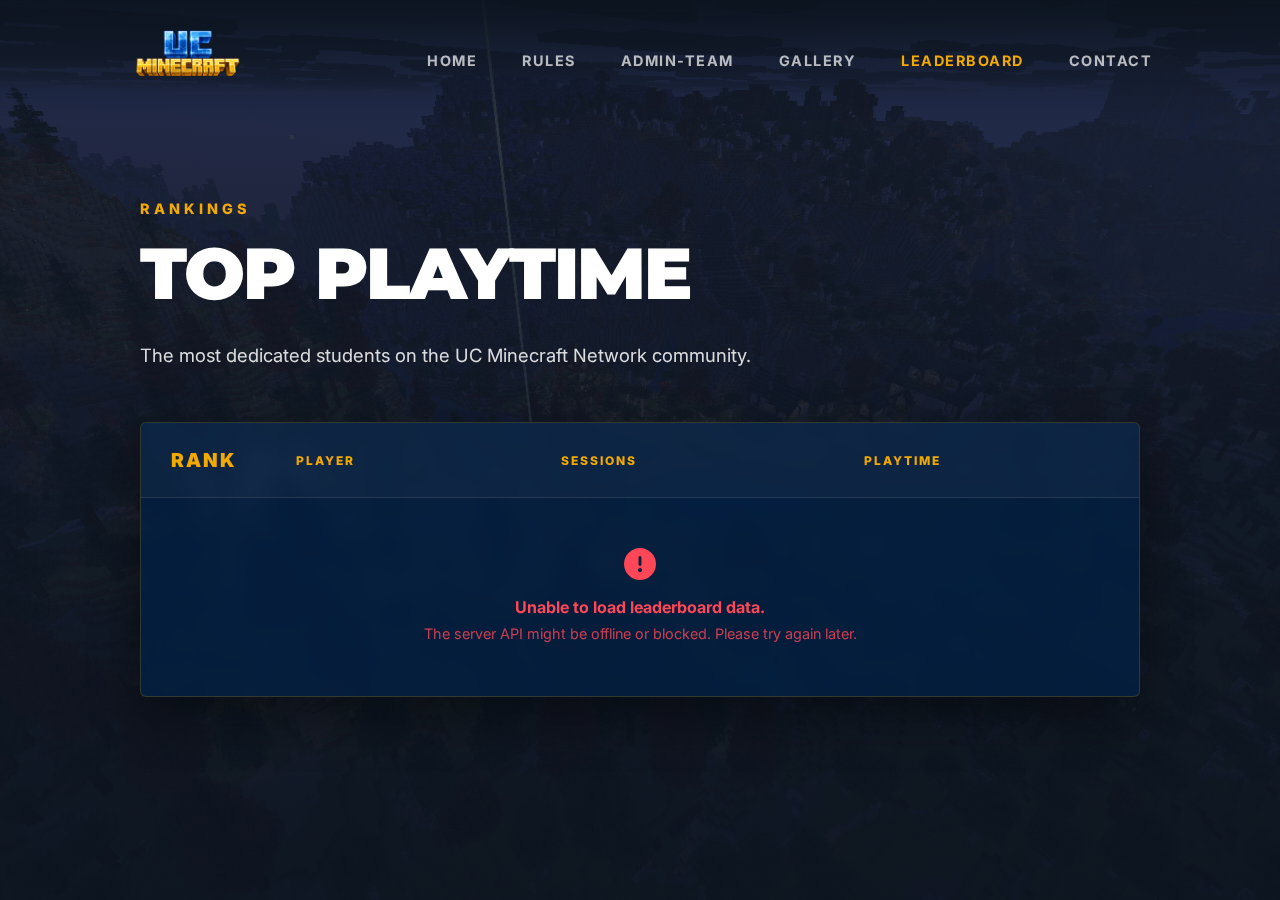
<file: staff.html>
<!DOCTYPE html>
<html lang="en">
<head>
  <meta charset="UTF-8">
  <meta name="viewport" content="width=device-width, initial-scale=1.0">
  <title>Leaderboard | UC Minecraft</title>
  <meta name="description" content="Connecting students across all 10 UC campuses. Join our unified community! Java: UCMINECRAFT.ARTISEN.XYZ | Bedrock: direct-connect.artisen.xyz">
  <meta property="og:title" content="UC Minecraft | Official Network">
  <meta property="og:description" content="Connecting students across all 10 UC campuses. Join our unified community! Java: UCMINECRAFT.ARTISEN.XYZ | Bedrock: direct-connect.artisen.xyz">
  <meta property="og:image" content="https://raw.githubusercontent.com/uc-minecraft/uc-minecraft.github.io/main/ucmc.png">
  <meta property="og:url" content="https://uc-minecraft.github.io/">
  <meta name="theme-color" content="#F2A900">
  <meta name="twitter:card" content="summary_large_image">
  
  <link rel="icon" type="image/png" href="ucmc.png" sizes="32x32">
  <link rel="icon" type="image/png" href="ucmc.png" sizes="16x16">
  <link rel="shortcut icon" href="ucmc.png" type="image/x-icon">
  <link rel="apple-touch-icon" href="ucmc.png"> <!-- For mobile bookmarking -->
  
  <link rel="preconnect" href="https://fonts.googleapis.com">
  <link rel="preconnect" href="https://fonts.gstatic.com" crossorigin>
  <link href="https://fonts.googleapis.com/css2?family=Montserrat:wght@700;800;900&family=Inter:wght@400;600;700;800&display=swap" rel="stylesheet">
  <link rel="stylesheet" href="https://cdnjs.cloudflare.com/ajax/libs/font-awesome/6.4.0/css/all.min.css">
  
  <style>
    :root {
      --uc-gold: #F2A900;
      --uc-blue: #003262;
      --uc-dark-blue: #002147;
      --transition: all 0.3s cubic-bezier(0.4, 0, 0.2, 1);
    }

    * { margin: 0; padding: 0; box-sizing: border-box; -webkit-font-smoothing: antialiased; }
    
    body { 
      min-height: 100vh;
      color: #fff;
      font-family: 'Inter', sans-serif;
      display: flex;
      flex-direction: column;
      background-color: #0c141f;
      margin: 0;
    }

    /* Optimized Performance Background */
    body::before {
      content: '';
      position: fixed;
      top: 0; left: 0; width: 100%; height: 100%;
      background: linear-gradient(rgba(12, 20, 31, 0.8), rgba(12, 20, 31, 0.95)), url('main-image.png') no-repeat center center;
      background-size: cover;
      z-index: -1;
      transform: translate3d(0,0,0);
      will-change: transform;
    }

    /* CUSTOM CSS LOGO - The UC Shield */
    .custom-logo {
      width: 120px;
      height: auto;
      object-fit: contain;
    }

    /* TOP NAVIGATION - Clean, No Dots */
    nav { 
      width: 100%; 
      height: 120px; 
      display: flex; 
      align-items: center; 
      justify-content: space-between; 
      padding: 0 10%; 
      z-index: 100;
      background: linear-gradient(to bottom, rgba(12, 20, 31, 0.9), transparent);
      transition: var(--transition);
    }
    .nav-brand { 
      display: flex; 
      align-items: center; 
      gap: 15px; 
      text-decoration: none;
      color: #fff;
      z-index: 1001;
    }
    
    .nav-links { display: flex; gap: 45px; list-style: none; }
    .nav-links li a { 
      color: #fff; 
      font-size: 0.9rem; 
      font-weight: 700; 
      opacity: 0.7; 
      text-transform: uppercase;
      letter-spacing: 1.5px;
      transition: var(--transition);
      text-decoration: none;
      padding: 0;
      border: none;
    }
    .nav-links li a:hover, .nav-links li a.active { 
      opacity: 1; 
      color: var(--uc-gold);
    }

    .mobile-menu-toggle {
      display: none;
      font-size: 1.8rem;
      color: #fff;
      cursor: pointer;
      z-index: 1001;
      transition: var(--transition);
    }

    /* CONTENT SECTION */
    .content-area { 
      flex: 1; display: flex; flex-direction: column; align-items: center;
      padding: 80px 10%; position: relative;
    }
    .content-container { 
      width: 100%; max-width: 1000px; margin: 0 auto;
    }
    
    .page-header { text-align: left; margin-bottom: 50px; }
    .hero-label { 
      font-size: 0.9rem; font-weight: 800; color: var(--uc-gold); 
      text-transform: uppercase; letter-spacing: 4px; margin-bottom: 20px;
      display: block;
    }
    .hero-headline { 
      font-family: 'Montserrat', sans-serif; font-size: 4.5rem; font-weight: 950; 
      color: #fff; line-height: 1; margin-bottom: 30px; text-transform: uppercase;
      letter-spacing: -2px;
    }
    .hero-desc { 
      font-size: 1.15rem; color: rgba(255,255,255,0.85); 
      line-height: 1.8; max-width: 700px;
    }

    .leaderboard-card {
      background: rgba(0, 33, 71, 0.7); 
      backdrop-filter: blur(8px); 
      -webkit-backdrop-filter: blur(8px);
      border-radius: 6px; 
      overflow: hidden;
      border: 1px solid rgba(242, 169, 0, 0.2);
      width: 100%;
      box-shadow: 0 20px 50px rgba(0,0,0,0.4);
      transform: translate3d(0,0,0);
    }

    .table-responsive {
      width: 100%;
      overflow-x: auto;
      -webkit-overflow-scrolling: touch;
    }

    table { width: 100%; border-collapse: collapse; text-align: left; min-width: 600px; }
    th { padding: 25px 30px; background: rgba(255,255,255,0.03); color: var(--uc-gold); text-transform: uppercase; font-size: 0.75rem; font-weight: 800; letter-spacing: 2px; border-bottom: 1px solid rgba(255,255,255,0.1); }  
    td { padding: 20px 30px; border-bottom: 1px solid rgba(255,255,255,0.1); color: #fff; font-weight: 600; }
    tr:last-child td { border-bottom: none; }
    tr:hover td { background: rgba(255,255,255,0.05); }

    .rank-cell { width: 80px; font-weight: 900; color: var(--uc-gold); font-size: 1.2rem; }
    .player-cell { display: flex; align-items: center; gap: 18px; }
    .player-head { width: 56px; height: 56px; border-radius: 6px; border: 2px solid var(--uc-gold); background: rgba(0,0,0,0.2); }
    .player-name { font-weight: 800; color: #fff; font-size: 1.2rem; }
    .playtime-cell { color: rgba(255,255,255,0.8); font-family: 'Inter', monospace; font-weight: 700; }

    .loading { padding: 50px; text-align: center; color: rgba(255,255,255,0.6); font-style: italic; }
    .error { padding: 50px; text-align: center; color: #ff4757; font-weight: 700; line-height: 1.6; }
    .error i { font-size: 2rem; margin-bottom: 15px; display: block; }

    @media (max-width: 1024px) { 
      .hero-headline { font-size: 3rem; }
      nav { padding: 0 5%; }
      .content-area { padding: 60px 5%; }
    }
    @media (max-width: 768px) {
      nav { height: 80px; }
      .mobile-menu-toggle { display: block; }
      .nav-links {
        position: fixed;
        top: 0;
        right: -100%;
        width: 100%;
        height: 100vh;
        background: rgba(12, 20, 31, 0.98);
        backdrop-filter: blur(10px);
        flex-direction: column;
        align-items: center;
        justify-content: center;
        gap: 30px;
        transition: 0.4s cubic-bezier(0.4, 0, 0.2, 1);
        z-index: 999;
      }
      .nav-links.active { right: 0; }
      .nav-links li a { font-size: 1.2rem; }

      .hero-headline { font-size: 2.5rem; letter-spacing: -1px; }
      th, td { padding: 15px 20px; }
      .player-head { width: 40px; height: 40px; }
    }
  </style>
</head>
<body>

  <nav>
    <a href="index" class="nav-brand">
      <img src="ucmc.png" alt="UC Logo" class="custom-logo">
    </a>
    <div class="mobile-menu-toggle">
      <i class="fas fa-bars"></i>
    </div>
    <ul class="nav-links">
      <li><a href="index">Home</a></li>
      <li><a href="rules">Rules</a></li>
      <li><a href="staff">Admin-Team</a></li>
      <li><a href="gallery">Gallery</a></li>
      <li><a href="leaderboard" class="active">Leaderboard</a></li>
      <li><a href="contact">Contact</a></li>
    </ul>
  </nav>

  <main class="content-area">
    <div class="content-container">
      <header class="page-header">
        <p class="hero-label">Rankings</p>
        <h1 class="hero-headline">Top Playtime</h1>
        <p class="hero-desc">The most dedicated students on the UC Minecraft Network community.</p>
      </header>

      <div class="leaderboard-card">
        <div class="table-responsive">
          <table id="leaderboard-table">
            <thead>
              <tr>
                <th class="rank-cell">Rank</th>
                <th>Player</th>
                <th>Sessions</th>
                <th>Playtime</th>
              </tr>
            </thead>
            <tbody id="leaderboard-body">
              <tr>
                <td colspan="4" class="loading">Fetching data from server...</td>
              </tr>
            </tbody>
          </table>
        </div>
      </div>
    </div>
  </main>

  <script>
    // Mobile Menu Toggle
    const toggle = document.querySelector('.mobile-menu-toggle');
    const navLinks = document.querySelector('.nav-links');
    
    toggle.addEventListener('click', () => {
      navLinks.classList.toggle('active');
      const icon = toggle.querySelector('i');
      icon.classList.toggle('fa-bars');
      icon.classList.toggle('fa-times');
    });

    // Close menu when clicking a link
    document.querySelectorAll('.nav-links a').forEach(link => {
      link.addEventListener('click', () => {
        navLinks.classList.remove('active');
        const icon = toggle.querySelector('i');
        icon.classList.add('fa-bars');
        icon.classList.remove('fa-times');
      });
    });

    function formatTime(ms) {
      const seconds = Math.floor(ms / 1000);
      const minutes = Math.floor(seconds / 60);
      const hours = Math.floor(minutes / 60);
      const days = Math.floor(hours / 24);

      if (days > 0) return `${days}d ${hours % 24}h`;
      if (hours > 0) return `${hours}h ${minutes % 60}m`;
      return `${minutes}m`;
    }

    function stripHtml(html) {
      if (!html) return '';
      if (typeof html !== 'string') return String(html);
      const doc = new DOMParser().parseFromString(html, 'text/html');
      return doc.body.textContent || "";
    }

    async function fetchLeaderboard() {
      const tbody = document.getElementById('leaderboard-body');
      try {
        const apiUrl = 'http://217.216.40.184:8805/v1/players?server=Server%201&sort=playtime&desc=true&limit=50';
        
        // Use allorigins.win proxy to bypass HTTPS -> HTTP mixed content blocking
        const response = await fetch(`https://api.allorigins.win/get?url=${encodeURIComponent(apiUrl)}`);
        
        if (!response.ok) throw new Error('Proxy server returned an error.');

        const wrapper = await response.json();
        
        if (!wrapper || !wrapper.contents) {
          throw new Error('No data received from the proxy. The Plan API might be down.');
        }

        const json = JSON.parse(wrapper.contents);
        const players = json.data || [];

        if (players.length === 0) {
          tbody.innerHTML = '<tr><td colspan="4" class="loading">No player data found for Server 1.</td></tr>';
          return;
        }

        tbody.innerHTML = '';
        players.forEach((player, index) => {
          // Extract name and UUID from the HTML string in player.name
          // Sometimes player.name is just the name, sometimes it's an <a> tag
          let name = 'Unknown';
          let uuid = '';

          if (player.name) {
            const nameMatch = player.name.match(/>([^<]+)<\/a>/);
            name = nameMatch ? nameMatch[1] : stripHtml(player.name);
            
            const uuidMatch = player.name.match(/player\/([^"]+)"/);
            uuid = uuidMatch ? uuidMatch[1] : '';
          }
          
          // Use the pre-formatted playtime from the API if available, otherwise format manually
          let playtime = '0m';
          if (player.activePlaytime) {
            playtime = stripHtml(player.activePlaytime.d) || formatTime(player.activePlaytime.v);
          }
          
          const sessions = stripHtml(player.sessions) || 0;

          const row = document.createElement('tr');
          const headUrl = uuid ? `https://minotar.net/avatar/${uuid}/64` : '';

          row.innerHTML = `
            <td class="rank-cell">#${index + 1}</td>
            <td>
              <div class="player-cell">
                ${uuid ? `<img src="${headUrl}" class="player-head" alt="${name}">` : '<div class="player-head"></div>'}
                <span class="player-name">${name}</span>
              </div>
            </td>
            <td>${sessions}</td>
            <td class="playtime-cell">${playtime}</td>
          `;
          tbody.appendChild(row);
        });
      } catch (err) {
        console.error('Leaderboard error:', err);
        tbody.innerHTML = `
          <tr>
            <td colspan="4" class="error">
              <i class="fas fa-exclamation-circle"></i>
              Unable to load leaderboard data.<br>
              <span style="font-size: 0.9rem; opacity: 0.8; font-weight: 400;">
                The server API might be offline or blocked. Please try again later.
              </span>
            </td>
          </tr>
        `;
      }
    }

    fetchLeaderboard();
  </script>

</body>
</html>
</file>
